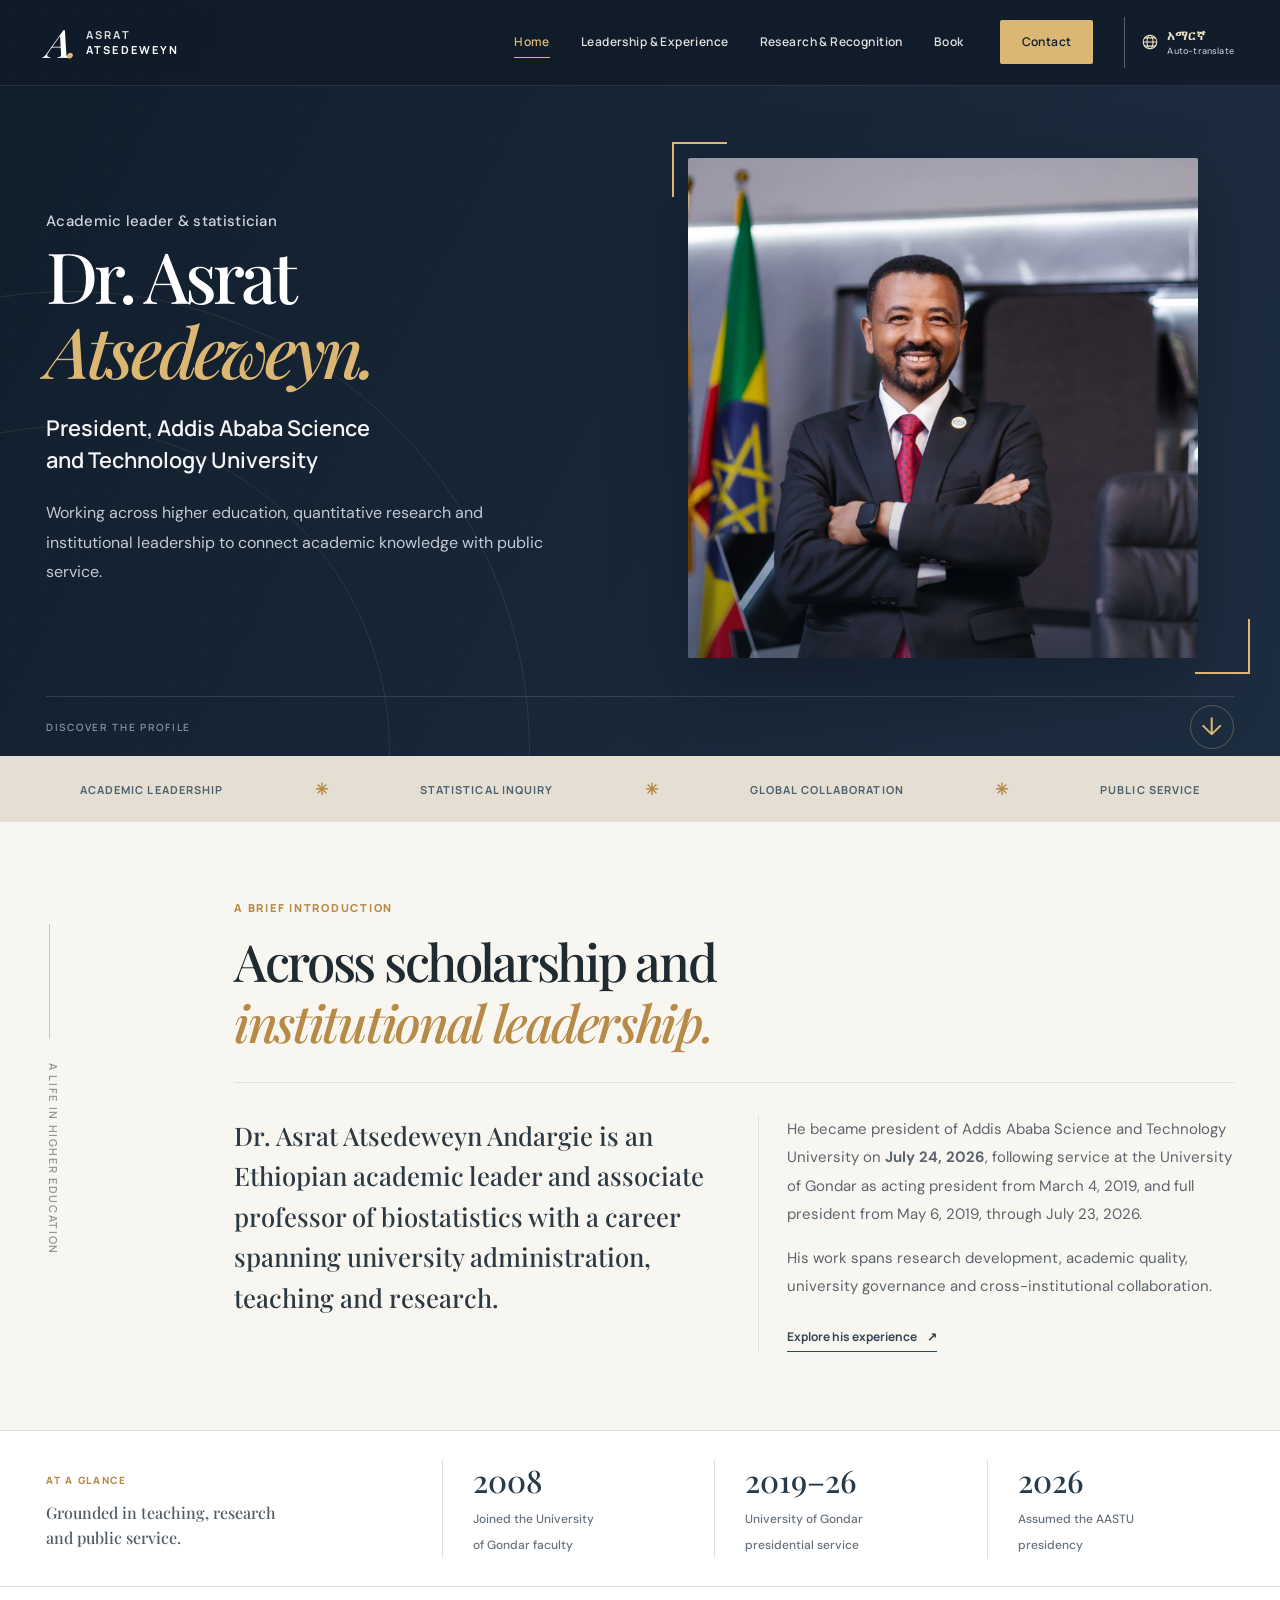
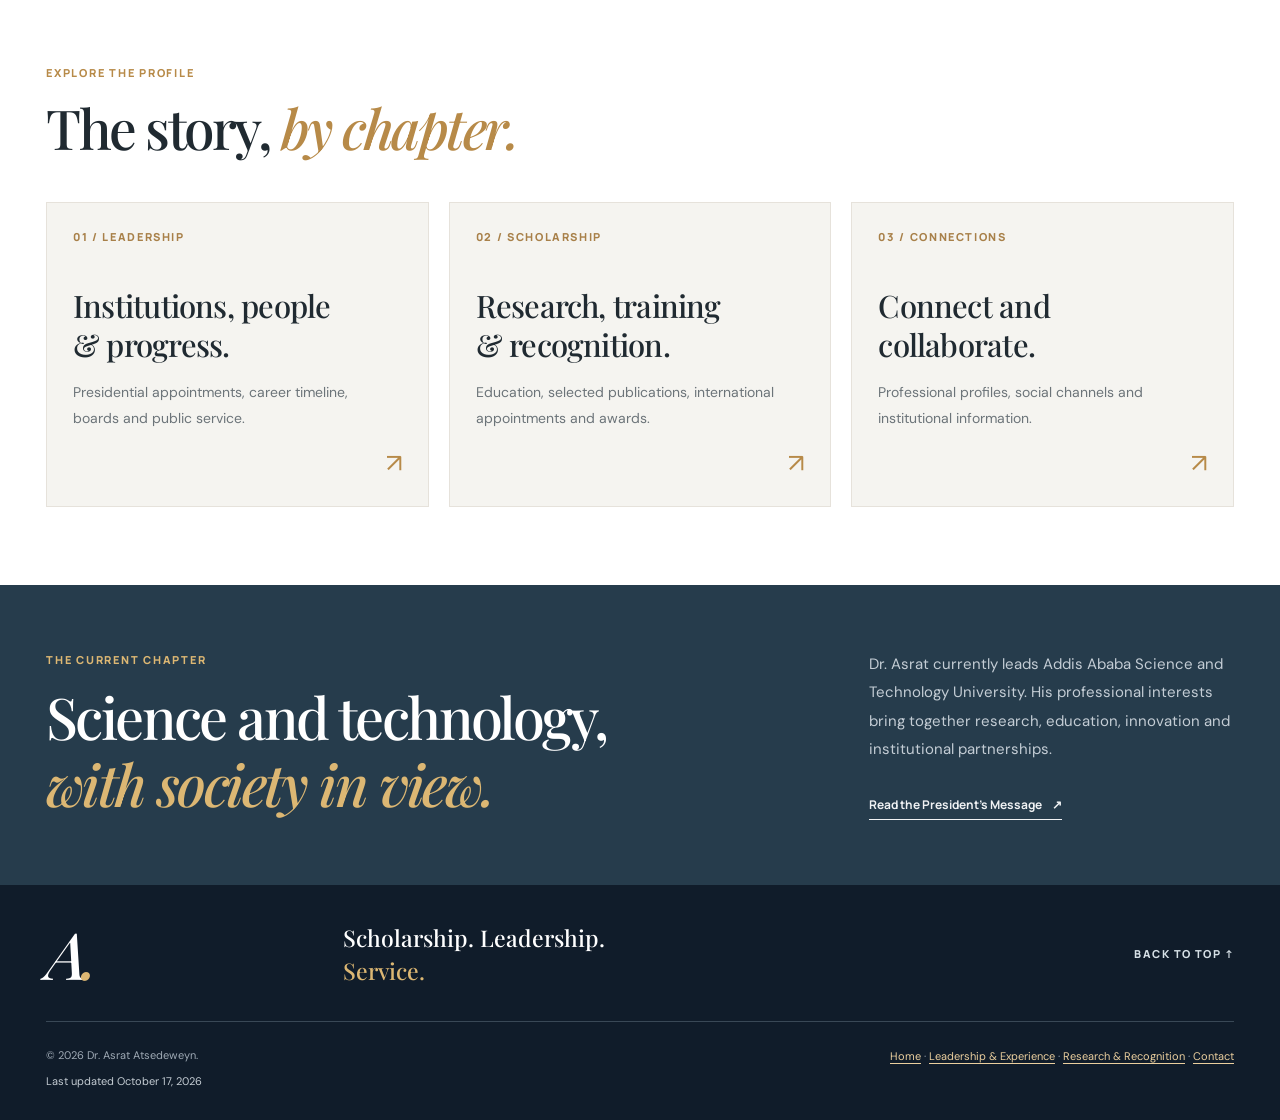
<file: index.html>
<!doctype html>
<html lang="en">
<head>
  <meta charset="utf-8">
  <meta name="viewport" content="width=device-width, initial-scale=1">
  <meta name="theme-color" content="#101c2a">
  <meta name="author" content="Dr. Asrat Atsedeweyn">
  <meta name="description" content="Academic leadership, research and service across Ethiopia’s universities.">
  <meta property="og:type" content="website">
  <meta property="og:title" content="Dr. Asrat Atsedeweyn | Home">
  <meta property="og:description" content="Academic leadership, research and service across Ethiopia’s universities.">
  <meta property="og:image" content="https://www.asratatsedeweyn.com/assets/asrat-atsedeweyn.png">
  <meta property="og:url" content="https://www.asratatsedeweyn.com/">
  <link rel="canonical" href="https://www.asratatsedeweyn.com/">
  <title>Dr. Asrat Atsedeweyn | Home</title>
  <link rel="icon" type="image/svg+xml" href="assets/favicon.svg">
  <link rel="preconnect" href="https://fonts.googleapis.com">
  <link rel="preconnect" href="https://fonts.gstatic.com" crossorigin>
  <link href="https://fonts.googleapis.com/css2?family=DM+Sans:wght@400;500;600;700&family=Manrope:wght@400;500;600;700;800&family=Playfair+Display:wght@400;500;600;700&display=swap" rel="stylesheet">
  <link rel="stylesheet" href="styles.css">
  <script defer src="script.js"></script>
  <script type="application/ld+json">{"@context": "https://schema.org", "@type": "Person", "name": "Asrat Atsedeweyn Andargie", "honorificPrefix": "Dr.", "jobTitle": "President, Addis Ababa Science and Technology University", "url": "https://www.asratatsedeweyn.com/", "image": "https://www.asratatsedeweyn.com/assets/asrat-atsedeweyn.png", "sameAs": ["https://et.linkedin.com/in/asrat-atsedeweyn-%F0%9F%87%AA%F0%9F%87%B9-30b93124", "https://orcid.org/0000-0002-0424-0840", "https://www.facebook.com/Asrat.Atsedeweyn?mibextid=ZbWKwL", "https://x.com/AsratAtsedeweyn", "https://www.instagram.com/asrat.atsedeweyn?exln=MTluNGM2ZXZ5Y2ZqMw==", "https://www.tiktok.com/@asratatsedeweyn"], "worksFor": {"@type": "CollegeOrUniversity", "name": "Addis Ababa Science and Technology University"}}</script>
</head>
<body data-page="index.html">
  <div id="top"></div>
  <a class="skip-link" href="#main">Skip to content</a>
  <div class="reading-progress" aria-hidden="true"></div>
  <header class="site-header">
    <div class="container header-inner">
      <a class="brand" href="index.html" aria-label="Dr. Asrat Atsedeweyn — home"><span class="brand-mark">A<span class="gold-dot">.</span></span><span class="brand-text">ASRAT <b>ATSEDEWEYN</b></span></a>
      <button class="menu-toggle" type="button" aria-controls="main-navigation" aria-expanded="false" aria-label="Open navigation"><span></span><span></span><span></span></button>
      <nav id="main-navigation" class="site-nav" aria-label="Main navigation"><a href="index.html" class="active" aria-current="page">Home</a><a href="leadership.html" class="">Leadership &amp; Experience</a><a href="scholarship.html" class="">Research &amp; Recognition</a><a href="book.html">Book</a><a href="contact.html" class="nav-contact">Contact</a><a class="language-link notranslate" href="https://translate.google.com/translate?sl=en&amp;tl=am&amp;u=https%3A%2F%2Fwww.asratatsedeweyn.com%2F" target="_blank" rel="noopener noreferrer" translate="no" aria-label="Translate this page into Amharic with Google Translate (opens a new tab)" title="Automatic Amharic translation via Google Translate"><svg viewBox="0 0 24 24" width="18" height="18" fill="none" stroke="currentColor" stroke-width="1.5" aria-hidden="true"><circle cx="12" cy="12" r="9"/><ellipse cx="12" cy="12" rx="4" ry="9"/><path d="M3 12h18M5 6.5h14M5 17.5h14"/></svg><span><span lang="am">አማርኛ</span><small>Auto-translate</small></span></a></nav>
    </div>
  </header>
<main id="main">
  <section class="hero" aria-labelledby="hero-title">
    <div class="hero-ambient hero-ambient-one" aria-hidden="true"></div><div class="hero-ambient hero-ambient-two" aria-hidden="true"></div>
    <div class="container hero-grid">
      <div class="hero-copy">
        <div class="hero-overline">Academic leader &amp; statistician</div>
        <h1 id="hero-title">Dr. Asrat<br><em>Atsedeweyn.</em></h1>
        <p class="hero-position">President, Addis Ababa Science<br class="desktop-only"> and Technology University</p>
        <p class="hero-description">Working across higher education, quantitative research and institutional leadership to connect academic knowledge with public service.</p>
        
      </div>
      <div class="hero-visual">
        <div class="photo-frame"><img src="assets/asrat-atsedeweyn.png" alt="Dr. Asrat Atsedeweyn standing with folded arms, wearing a dark suit and red tie" width="800" height="800" fetchpriority="high"><div class="photo-tint" aria-hidden="true"></div></div>
        <div class="portrait-index" aria-hidden="true"></div>
        <div class="portrait-corner portrait-corner-tl" aria-hidden="true"></div><div class="portrait-corner portrait-corner-br" aria-hidden="true"></div>
      </div>
    </div>
    <div class="hero-bottom container"><span>DISCOVER THE PROFILE</span><a href="#about" aria-label="Read biography"><span aria-hidden="true">↓</span></a></div>
  </section>
  <div class="marquee-line" aria-hidden="true"><div class="container marquee-inner"><span>Academic leadership</span><i>✳</i><span>Statistical inquiry</span><i>✳</i><span>Global collaboration</span><i>✳</i><span>Public service</span></div></div>
  <section class="section about-section" id="about"><div class="container about-grid"><div class="section-rail"><span class="section-index"></span><div class="rail-divider"></div><span class="rail-side">A life in higher education</span></div><div class="about-main" data-reveal>
    <div class="about-heading"><p class="kicker">A BRIEF INTRODUCTION</p><h2><span>Across scholarship and</span><em>institutional leadership.</em></h2></div>
    <div class="about-copy-grid"><p class="lead">Dr. Asrat Atsedeweyn Andargie is an Ethiopian academic leader and associate professor of biostatistics with a career spanning university administration, teaching and research.</p>
      <div class="about-support"><p>He became president of Addis Ababa Science and Technology University on <strong>July 24, 2026</strong>, following service at the University of Gondar as acting president from March 4, 2019, and full president from May 6, 2019, through July 23, 2026.</p><p>His work spans research development, academic quality, university governance and cross-institutional collaboration.</p><a class="text-link dark-link" href="leadership.html">Explore his experience <span aria-hidden="true">↗</span></a></div>
    </div></div></div></section>
  <section class="snapshot-section"><div class="container snapshot-grid"><div class="snapshot-intro"><span class="tiny-label">AT A GLANCE</span><p>Grounded in teaching, research and public service.</p></div>
    <div class="snapshot-item"><strong>2008</strong><span>Joined the University<br>of Gondar faculty</span></div>
    <div class="snapshot-item"><strong>2019–26</strong><span>University of Gondar<br>presidential service</span></div>
    <div class="snapshot-item"><strong>2026</strong><span>Assumed the AASTU<br>presidency</span></div>
  </div></section>
  <section class="section pathways-section" aria-labelledby="explore-title"><div class="container"><div class="section-heading" data-reveal><div><p class="kicker">EXPLORE THE PROFILE</p><h2 id="explore-title">The story, <em>by chapter.</em></h2></div></div>
    <div class="pathways-grid">
      <a class="pathway-card" href="leadership.html" data-reveal><span class="pathway-index">01 / LEADERSHIP</span><h3>Institutions, people<br>&amp; progress.</h3><p>Presidential appointments, career timeline, boards and public service.</p><span class="pathway-arrow" aria-hidden="true">↗</span></a>
      <a class="pathway-card" href="scholarship.html" data-reveal><span class="pathway-index">02 / SCHOLARSHIP</span><h3>Research, training<br>&amp; recognition.</h3><p>Education, selected publications, international appointments and awards.</p><span class="pathway-arrow" aria-hidden="true">↗</span></a>
      <a class="pathway-card" href="contact.html" data-reveal><span class="pathway-index">03 / CONNECTIONS</span><h3>Connect and<br>collaborate.</h3><p>Professional profiles, social channels and institutional information.</p><span class="pathway-arrow" aria-hidden="true">↗</span></a>
    </div></div></section>
  <section class="perspective-section"><div class="container perspective-grid"><div><p class="kicker kicker-light">THE CURRENT CHAPTER</p><h2>Science and technology,<br><em>with society in view.</em></h2></div><div class="perspective-side"><p>Dr. Asrat currently leads Addis Ababa Science and Technology University. His professional interests bring together research, education, innovation and institutional partnerships.</p>
    <a class="text-link light-link" href="https://www.aastu.edu.et/presidents-message/" target="_blank" rel="noopener noreferrer">Read the President’s Message <span aria-hidden="true">↗</span></a>
    </div></div></section>
</main>  <footer class="site-footer">
    <div class="container footer-top">
      <a href="index.html" class="footer-brand" aria-label="Return home">A<span>.</span></a>
      <p>Scholarship. Leadership.<br><span>Service.</span></p>
      <a href="#top" class="back-top">BACK TO TOP ↑</a>
    </div>
    <div class="container footer-bottom">
      <p>© 2026 Dr. Asrat Atsedeweyn.<br><span class="last-updated">Last updated <time datetime="2026-10-17">October 17, 2026</time></span></p>
      <p><a href="index.html">Home</a> · <a href="leadership.html">Leadership &amp; Experience</a> · <a href="scholarship.html">Research &amp; Recognition</a> · <a href="contact.html">Contact</a></p>
    </div>
  </footer>
</body>
</html>
</file>
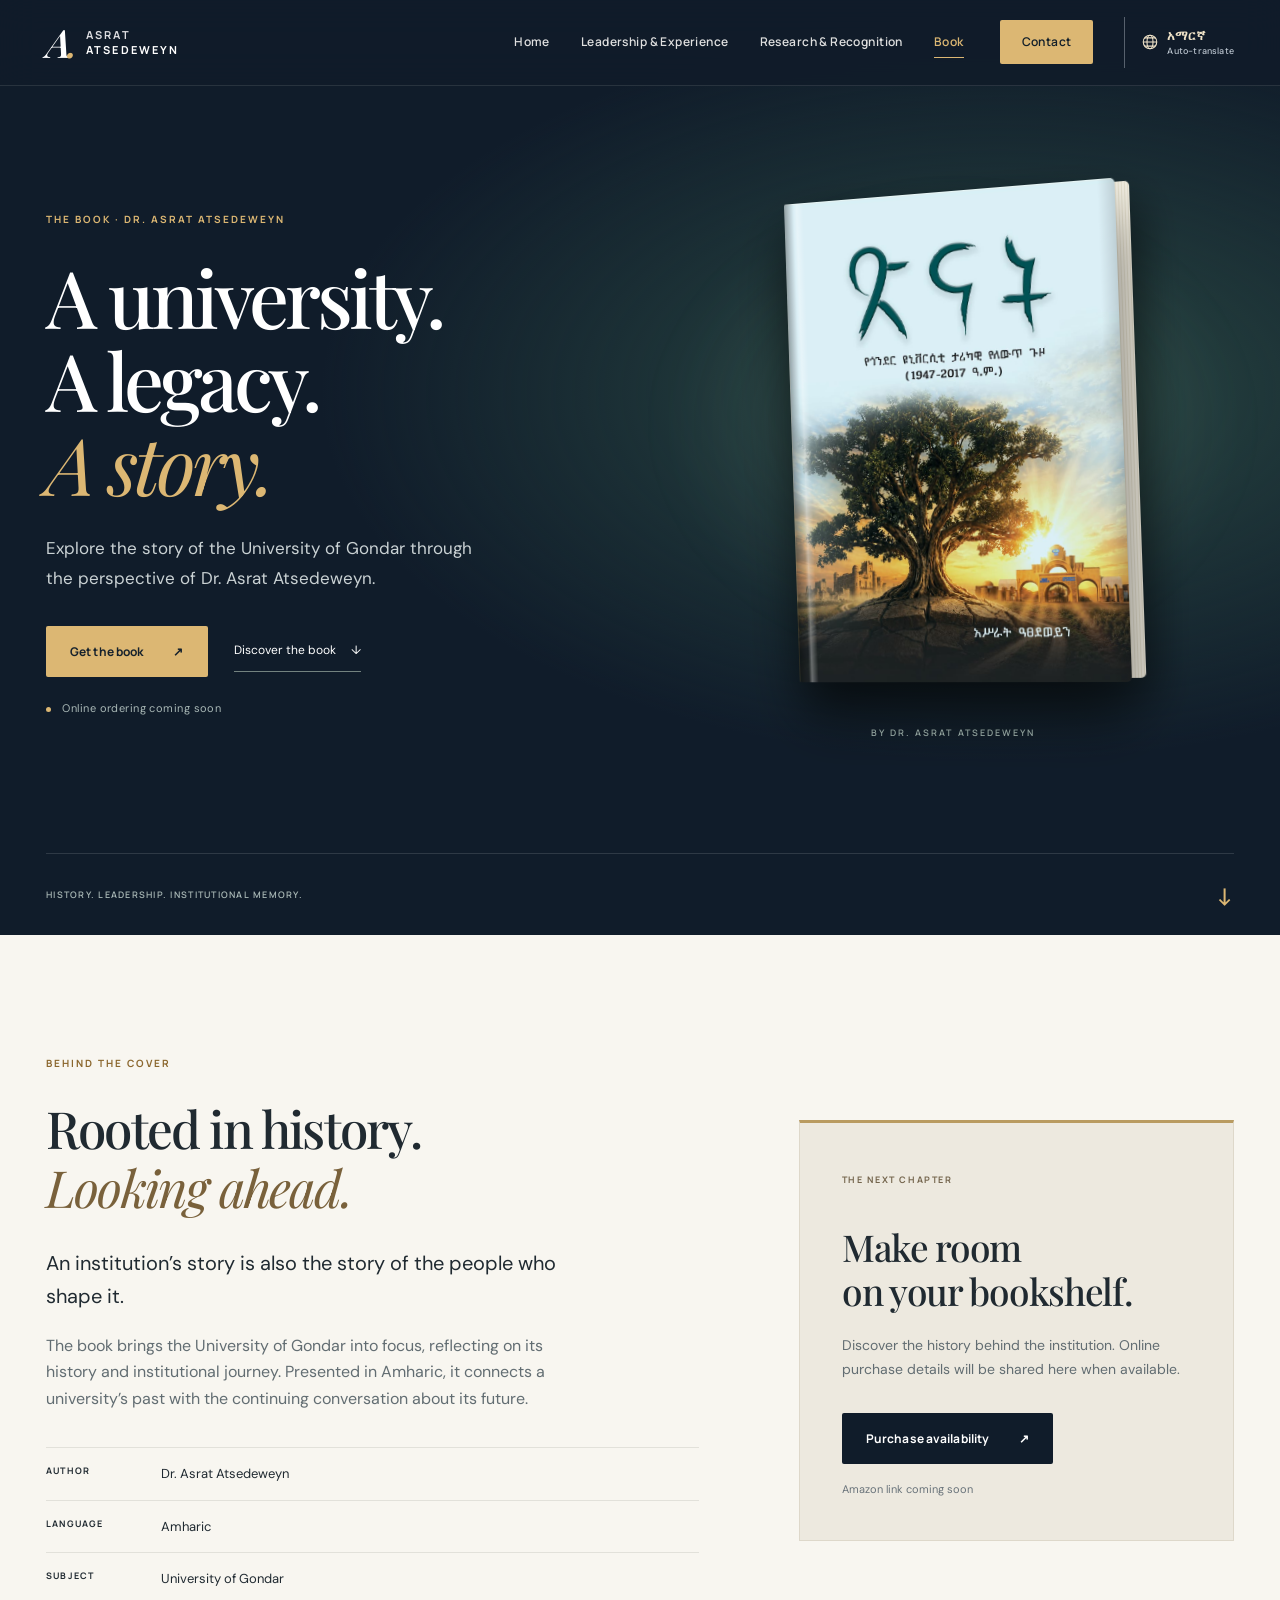
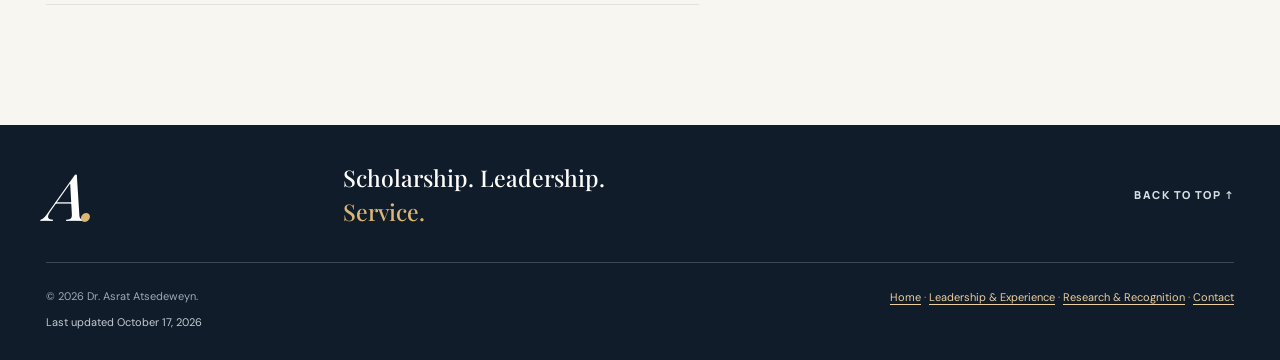
<file: book.html>
<!doctype html>
<html lang="en">
<head>
  <meta charset="utf-8">
  <meta name="viewport" content="width=device-width, initial-scale=1">
  <meta name="theme-color" content="#101c2a">
  <meta name="author" content="Dr. Asrat Atsedeweyn">
  <meta name="description" content="Discover the book by Dr. Asrat Atsedeweyn on the story of the University of Gondar.">
  <meta property="og:type" content="website">
  <meta property="og:title" content="Dr. Asrat Atsedeweyn | Book">
  <meta property="og:description" content="Discover the book by Dr. Asrat Atsedeweyn on the story of the University of Gondar.">
  <meta property="og:image" content="https://www.asratatsedeweyn.com/assets/asrat-atsedeweyn.png">
  <meta property="og:url" content="https://www.asratatsedeweyn.com/book.html">
  <link rel="canonical" href="https://www.asratatsedeweyn.com/book.html">
  <title>Dr. Asrat Atsedeweyn | Book</title>
  <link rel="icon" type="image/svg+xml" href="assets/favicon.svg">
  <link rel="preconnect" href="https://fonts.googleapis.com">
  <link rel="preconnect" href="https://fonts.gstatic.com" crossorigin>
  <link href="https://fonts.googleapis.com/css2?family=DM+Sans:wght@400;500;600;700&family=Manrope:wght@400;500;600;700;800&family=Playfair+Display:wght@400;500;600;700&display=swap" rel="stylesheet">
  <link rel="stylesheet" href="styles.css">
  <script defer src="script.js"></script>
  
  <link rel="stylesheet" href="book.css">
  <script defer src="book.js"></script>
</head>
<body data-page="book.html">
  <div id="top"></div>
  <a class="skip-link" href="#main">Skip to content</a>
  <div class="reading-progress" aria-hidden="true"></div>
  <header class="site-header">
    <div class="container header-inner">
      <a class="brand" href="index.html" aria-label="Dr. Asrat Atsedeweyn — home"><span class="brand-mark">A<span class="gold-dot">.</span></span><span class="brand-text">ASRAT <b>ATSEDEWEYN</b></span></a>
      <button class="menu-toggle" type="button" aria-controls="main-navigation" aria-expanded="false" aria-label="Open navigation"><span></span><span></span><span></span></button>
      <nav id="main-navigation" class="site-nav" aria-label="Main navigation"><a href="index.html" class="">Home</a><a href="leadership.html" class="">Leadership &amp; Experience</a><a href="book.html" class="">Research &amp; Recognition</a><a href="book.html" class="active" aria-current="page">Book</a><a href="contact.html" class="nav-contact">Contact</a><a class="language-link notranslate" href="https://translate.google.com/translate?sl=en&amp;tl=am&amp;u=https%3A%2F%2Fwww.asratatsedeweyn.com%2Fbook.html" target="_blank" rel="noopener noreferrer" translate="no" aria-label="Translate this page into Amharic with Google Translate (opens a new tab)" title="Automatic Amharic translation via Google Translate"><svg viewBox="0 0 24 24" width="18" height="18" fill="none" stroke="currentColor" stroke-width="1.5" aria-hidden="true"><circle cx="12" cy="12" r="9"/><ellipse cx="12" cy="12" rx="4" ry="9"/><path d="M3 12h18M5 6.5h14M5 17.5h14"/></svg><span><span lang="am">አማርኛ</span><small>Auto-translate</small></span></a></nav>
    </div>
  </header>
<main id="main" class="book-page">
<section class="book-hero" aria-labelledby="book-title">
 <div class="container book-grid">
  <div class="book-intro"><p class="book-eyebrow">THE BOOK · DR. ASRAT ATSEDEWEYN</p><h1 id="book-title">A university.<br>A legacy.<br><em>A story.</em></h1><p class="book-summary">Explore the story of the University of Gondar through the perspective of Dr. Asrat Atsedeweyn.</p><div class="book-actions"><button class="button button-gold" data-order>Get the book <span aria-hidden="true">↗</span></button><a href="#about-book" class="book-discover">Discover the book <span aria-hidden="true">↓</span></a></div><p class="book-status"><span></span> Online ordering coming soon</p></div>
  <div class="book-stage"><div class="book-halo"></div><div class="book-object"><div class="book-pages"></div><div class="book-front"><div class="book-cover-image" role="img" aria-label="Front cover of Dr. Asrat Atsedeweyn’s book, featuring an Amharic title, a large tree, Gondar architecture and the university gate"></div></div></div><p class="cover-caption">BY DR. ASRAT ATSEDEWEYN</p></div>
 </div><div class="container book-hero-foot"><span>HISTORY. LEADERSHIP. INSTITUTIONAL MEMORY.</span><a href="#about-book" aria-label="Explore the book">↓</a></div>
</section>
<section id="about-book" class="book-about" aria-labelledby="about-title"><div class="container book-about-grid">
 <div><p class="book-eyebrow">BEHIND THE COVER</p><h2 id="about-title">Rooted in history.<br><em>Looking ahead.</em></h2><p class="book-about-lead">An institution’s story is also the story of the people who shape it.</p><p>The book brings the University of Gondar into focus, reflecting on its history and institutional journey. Presented in Amharic, it connects a university’s past with the continuing conversation about its future.</p><dl class="book-details"><div><dt>AUTHOR</dt><dd>Dr. Asrat Atsedeweyn</dd></div><div><dt>LANGUAGE</dt><dd>Amharic</dd></div><div><dt>SUBJECT</dt><dd>University of Gondar</dd></div></dl></div>
 <aside class="book-order-card"><span class="book-card-index">THE NEXT CHAPTER</span><h3>Make room<br>on your bookshelf.</h3><p>Discover the history behind the institution. Online purchase details will be shared here when available.</p><button class="button book-dark-button" data-order>Purchase availability <span aria-hidden="true">↗</span></button><small>Amazon link coming soon</small></aside>
</div></section>
</main>
<dialog class="book-dialog" aria-labelledby="order-title" aria-describedby="order-description"><button class="book-dialog-x" aria-label="Close purchase information" data-close>×</button><span class="book-dialog-mark" aria-hidden="true">↗</span><p class="book-eyebrow">THANK YOU FOR YOUR INTEREST</p><h2 id="order-title">A new chapter<br>is coming soon.</h2><p id="order-description">Online ordering is coming soon. Please check back for the Amazon purchase link.</p><button class="button book-dark-button" data-close>Got it</button></dialog>
  <footer class="site-footer">
    <div class="container footer-top">
      <a href="index.html" class="footer-brand" aria-label="Return home">A<span>.</span></a>
      <p>Scholarship. Leadership.<br><span>Service.</span></p>
      <a href="#top" class="back-top">BACK TO TOP ↑</a>
    </div>
    <div class="container footer-bottom">
      <p>© 2026 Dr. Asrat Atsedeweyn.<br><span class="last-updated">Last updated <time datetime="2026-10-17">October 17, 2026</time></span></p>
      <p><a href="index.html">Home</a> · <a href="leadership.html">Leadership &amp; Experience</a> · <a href="scholarship.html">Research &amp; Recognition</a> · <a href="contact.html">Contact</a></p>
    </div>
  </footer>
</body>
</html>
</file>
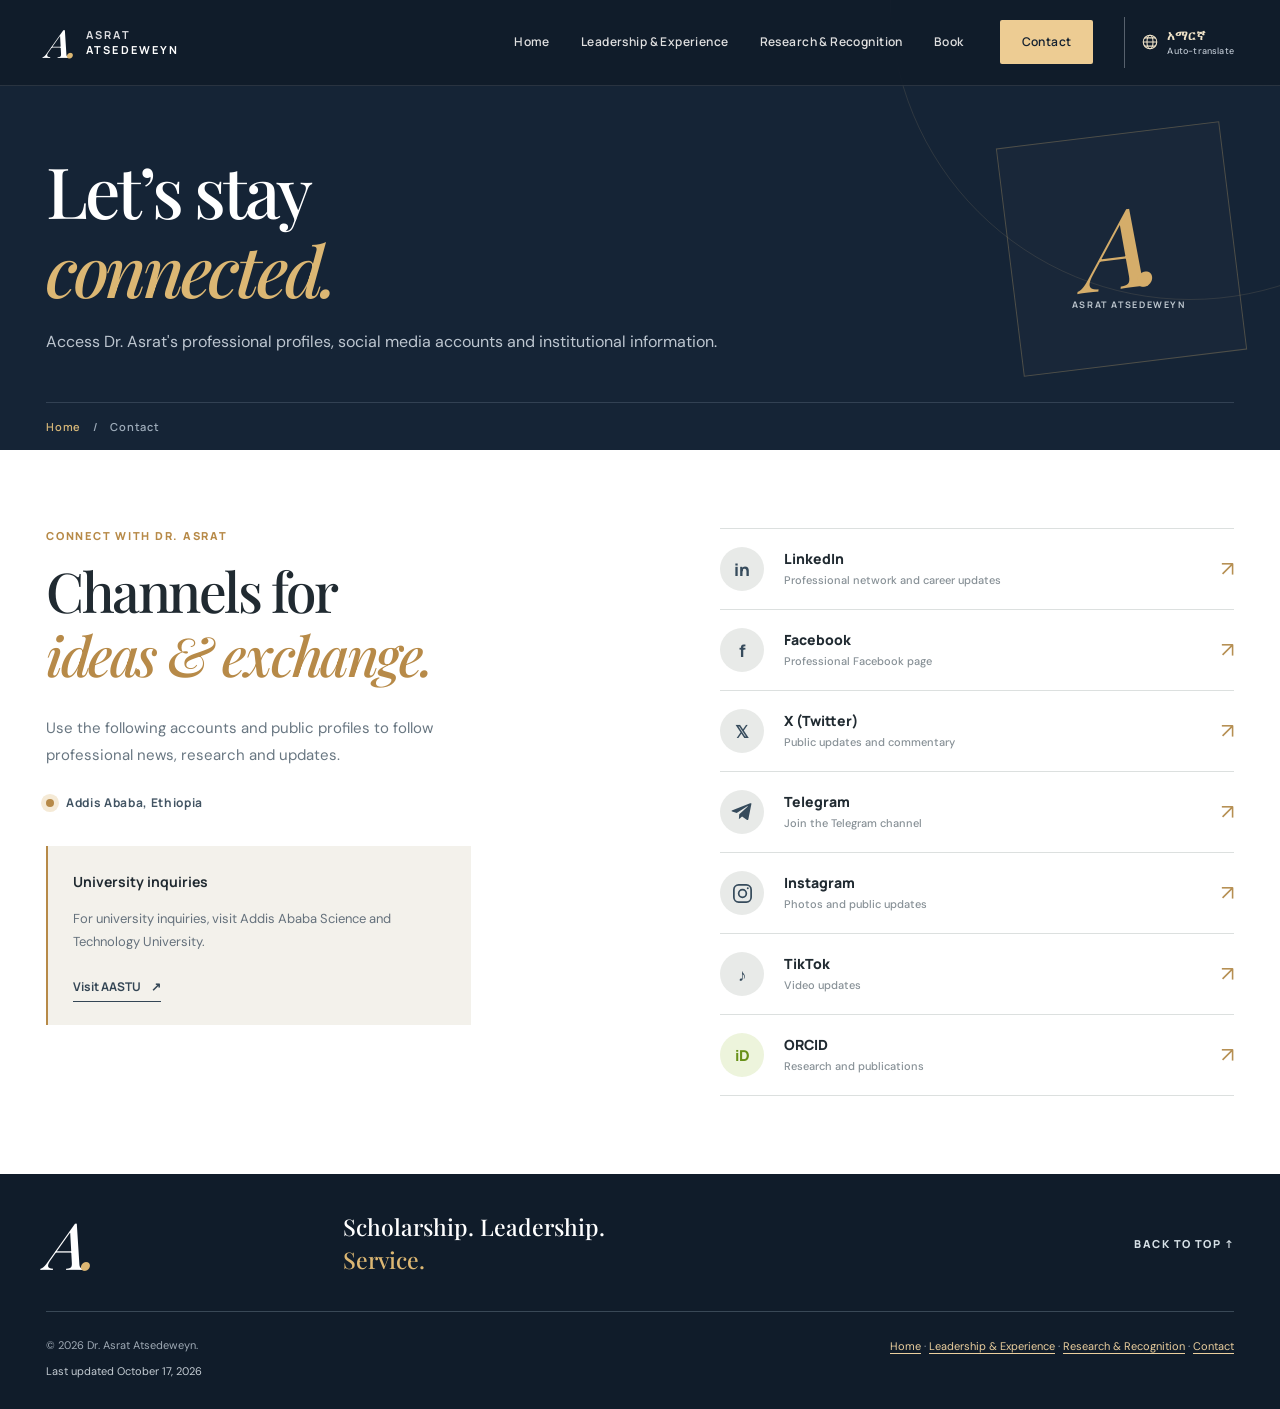
<file: contact.html>
<!doctype html>
<html lang="en">
<head>
  <meta charset="utf-8">
  <meta name="viewport" content="width=device-width, initial-scale=1">
  <meta name="theme-color" content="#101c2a">
  <meta name="author" content="Dr. Asrat Atsedeweyn">
  <meta name="description" content="Connect with Dr. Asrat Atsedeweyn on professional and social platforms.">
  <meta property="og:type" content="website">
  <meta property="og:title" content="Dr. Asrat Atsedeweyn | Contact">
  <meta property="og:description" content="Connect with Dr. Asrat Atsedeweyn on professional and social platforms.">
  <meta property="og:image" content="https://www.asratatsedeweyn.com/assets/asrat-atsedeweyn.png">
  <meta property="og:url" content="https://www.asratatsedeweyn.com/contact.html">
  <link rel="canonical" href="https://www.asratatsedeweyn.com/contact.html">
  <title>Dr. Asrat Atsedeweyn | Contact</title>
  <link rel="icon" type="image/svg+xml" href="assets/favicon.svg">
  <link rel="preconnect" href="https://fonts.googleapis.com">
  <link rel="preconnect" href="https://fonts.gstatic.com" crossorigin>
  <link href="https://fonts.googleapis.com/css2?family=DM+Sans:wght@400;500;600;700&family=Manrope:wght@400;500;600;700;800&family=Playfair+Display:wght@400;500;600;700&display=swap" rel="stylesheet">
  <link rel="stylesheet" href="styles.css">
  <script defer src="script.js"></script>
  
</head>
<body data-page="contact.html">
  <div id="top"></div>
  <a class="skip-link" href="#main">Skip to content</a>
  <div class="reading-progress" aria-hidden="true"></div>
  <header class="site-header">
    <div class="container header-inner">
      <a class="brand" href="index.html" aria-label="Dr. Asrat Atsedeweyn — home"><span class="brand-mark">A<span class="gold-dot">.</span></span><span class="brand-text">ASRAT <b>ATSEDEWEYN</b></span></a>
      <button class="menu-toggle" type="button" aria-controls="main-navigation" aria-expanded="false" aria-label="Open navigation"><span></span><span></span><span></span></button>
      <nav id="main-navigation" class="site-nav" aria-label="Main navigation"><a href="index.html" class="">Home</a><a href="leadership.html" class="">Leadership &amp; Experience</a><a href="scholarship.html" class="">Research &amp; Recognition</a><a href="book.html">Book</a><a href="contact.html" class="nav-contact active" aria-current="page">Contact</a><a class="language-link notranslate" href="https://translate.google.com/translate?sl=en&amp;tl=am&amp;u=https%3A%2F%2Fwww.asratatsedeweyn.com%2Fcontact.html" target="_blank" rel="noopener noreferrer" translate="no" aria-label="Translate this page into Amharic with Google Translate (opens a new tab)" title="Automatic Amharic translation via Google Translate"><svg viewBox="0 0 24 24" width="18" height="18" fill="none" stroke="currentColor" stroke-width="1.5" aria-hidden="true"><circle cx="12" cy="12" r="9"/><ellipse cx="12" cy="12" rx="4" ry="9"/><path d="M3 12h18M5 6.5h14M5 17.5h14"/></svg><span><span lang="am">አማርኛ</span><small>Auto-translate</small></span></a></nav>
    </div>
  </header>
<main id="main">
<section class="inner-hero" aria-labelledby="page-title">
      <div class="container inner-hero-grid">
        <div>
          
          <h1 id="page-title">Let’s stay<br><em>connected.</em></h1>
          <p class="inner-intro">Access Dr. Asrat's professional profiles, social media accounts and institutional information.</p>
        </div>
        <div class="inner-hero-decor" aria-hidden="true"><span>A.</span><small>ASRAT ATSEDEWEYN</small></div>
      </div>
      <div class="container breadcrumb"><a href="index.html">Home</a><span aria-hidden="true"> / </span><span>Contact</span></div>
    </section>
<section class="section contact-section contact-main"><div class="container contact-grid"><div class="contact-heading" data-reveal><p class="kicker">CONNECT WITH DR. ASRAT</p><h2>Channels for<br><em>ideas &amp; exchange.</em></h2><p>Use the following accounts and public profiles to follow professional news, research and updates.</p><div class="contact-location"><span class="pulse-dot" aria-hidden="true"></span> Addis Ababa, Ethiopia</div><div class="contact-helper"><strong>University inquiries</strong><p>For university inquiries, visit Addis Ababa Science and Technology University.</p><a class="text-link dark-link" href="https://www.aastu.edu.et/" target="_blank" rel="noopener noreferrer">Visit AASTU <span aria-hidden="true">↗</span></a></div></div>
<div class="contact-options" data-reveal><a class="contact-option" href="https://et.linkedin.com/in/asrat-atsedeweyn-%F0%9F%87%AA%F0%9F%87%B9-30b93124" target="_blank" rel="noopener noreferrer"><span class="contact-option-icon " aria-hidden="true">in</span><span><strong>LinkedIn</strong><small>Professional network and career updates</small></span><span class="contact-arrow" aria-hidden="true">↗</span></a><a class="contact-option" href="https://www.facebook.com/share/14s7pQC38NU/" target="_blank" rel="noopener noreferrer"><span class="contact-option-icon " aria-hidden="true">f</span><span><strong>Facebook</strong><small>Professional Facebook page</small></span><span class="contact-arrow" aria-hidden="true">↗</span></a><a class="contact-option" href="https://x.com/AsratAtsedeweyn" target="_blank" rel="noopener noreferrer"><span class="contact-option-icon " aria-hidden="true">𝕏</span><span><strong>X (Twitter)</strong><small>Public updates and commentary</small></span><span class="contact-arrow" aria-hidden="true">↗</span></a><a class="contact-option" href="https://t.me/+mt_Os3eGGw4wZDFk" target="_blank" rel="noopener noreferrer"><span class="contact-option-icon" aria-hidden="true"><svg viewBox="0 0 24 24" aria-hidden="true" fill="currentColor"><path d="M21.4 3.1 18 20c-.2 1-1 1.2-1.8.7l-5.1-3.8-2.5 2.4c-.3.3-.5.5-1 .5l.4-5.2 9.4-8.5c.4-.4-.1-.6-.6-.3L5.2 13.1.3 11.6c-1-.3-1-1 .2-1.5L20 2.6c.9-.3 1.6.2 1.4.5Z" transform="translate(1 0) scale(.95)"/></svg></span><span><strong>Telegram</strong><small>Join the Telegram channel</small></span><span class="contact-arrow" aria-hidden="true">↗</span></a><a class="contact-option" href="https://www.instagram.com/asrat.atsedeweyn?exln=MTluNGM2ZXZ5Y2ZqMw==" target="_blank" rel="noopener noreferrer"><span class="contact-option-icon" aria-hidden="true"><svg viewBox="0 0 24 24" aria-hidden="true" fill="none" stroke="currentColor" stroke-width="1.8"><rect x="3" y="3" width="18" height="18" rx="5"/><circle cx="12" cy="12" r="4"/><circle cx="17.5" cy="6.5" r="1" fill="currentColor" stroke="none"/></svg></span><span><strong>Instagram</strong><small>Photos and public updates</small></span><span class="contact-arrow" aria-hidden="true">↗</span></a><a class="contact-option" href="https://www.tiktok.com/@asratatsedeweyn" target="_blank" rel="noopener noreferrer"><span class="contact-option-icon " aria-hidden="true">♪</span><span><strong>TikTok</strong><small>Video updates</small></span><span class="contact-arrow" aria-hidden="true">↗</span></a><a class="contact-option" href="https://orcid.org/0000-0002-0424-0840" target="_blank" rel="noopener noreferrer"><span class="contact-option-icon orcid-mark" aria-hidden="true">iD</span><span><strong>ORCID</strong><small>Research and publications</small></span><span class="contact-arrow" aria-hidden="true">↗</span></a></div></div></section>
</main>  <footer class="site-footer">
    <div class="container footer-top">
      <a href="index.html" class="footer-brand" aria-label="Return home">A<span>.</span></a>
      <p>Scholarship. Leadership.<br><span>Service.</span></p>
      <a href="#top" class="back-top">BACK TO TOP ↑</a>
    </div>
    <div class="container footer-bottom">
      <p>© 2026 Dr. Asrat Atsedeweyn.<br><span class="last-updated">Last updated <time datetime="2026-10-17">October 17, 2026</time></span></p>
      <p><a href="index.html">Home</a> · <a href="leadership.html">Leadership &amp; Experience</a> · <a href="scholarship.html">Research &amp; Recognition</a> · <a href="contact.html">Contact</a></p>
    </div>
  </footer>
</body>
</html>
</file>
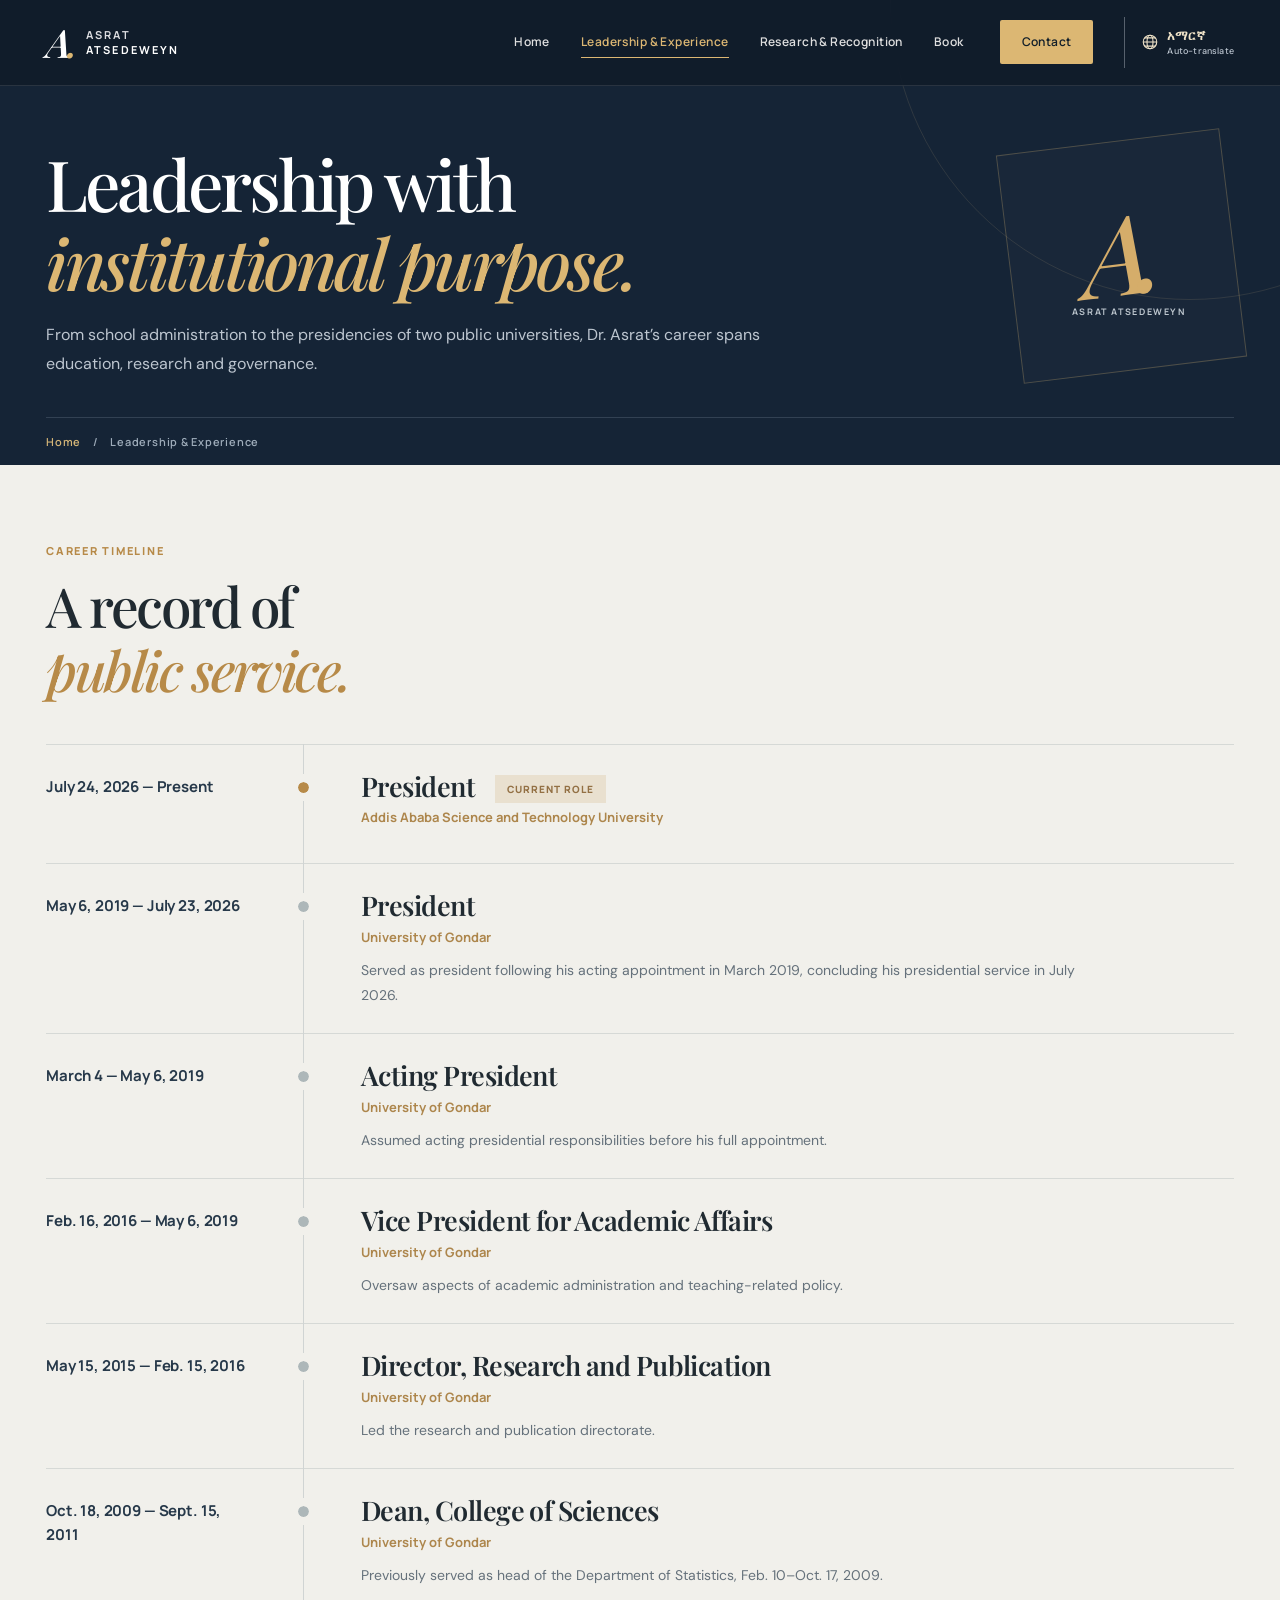
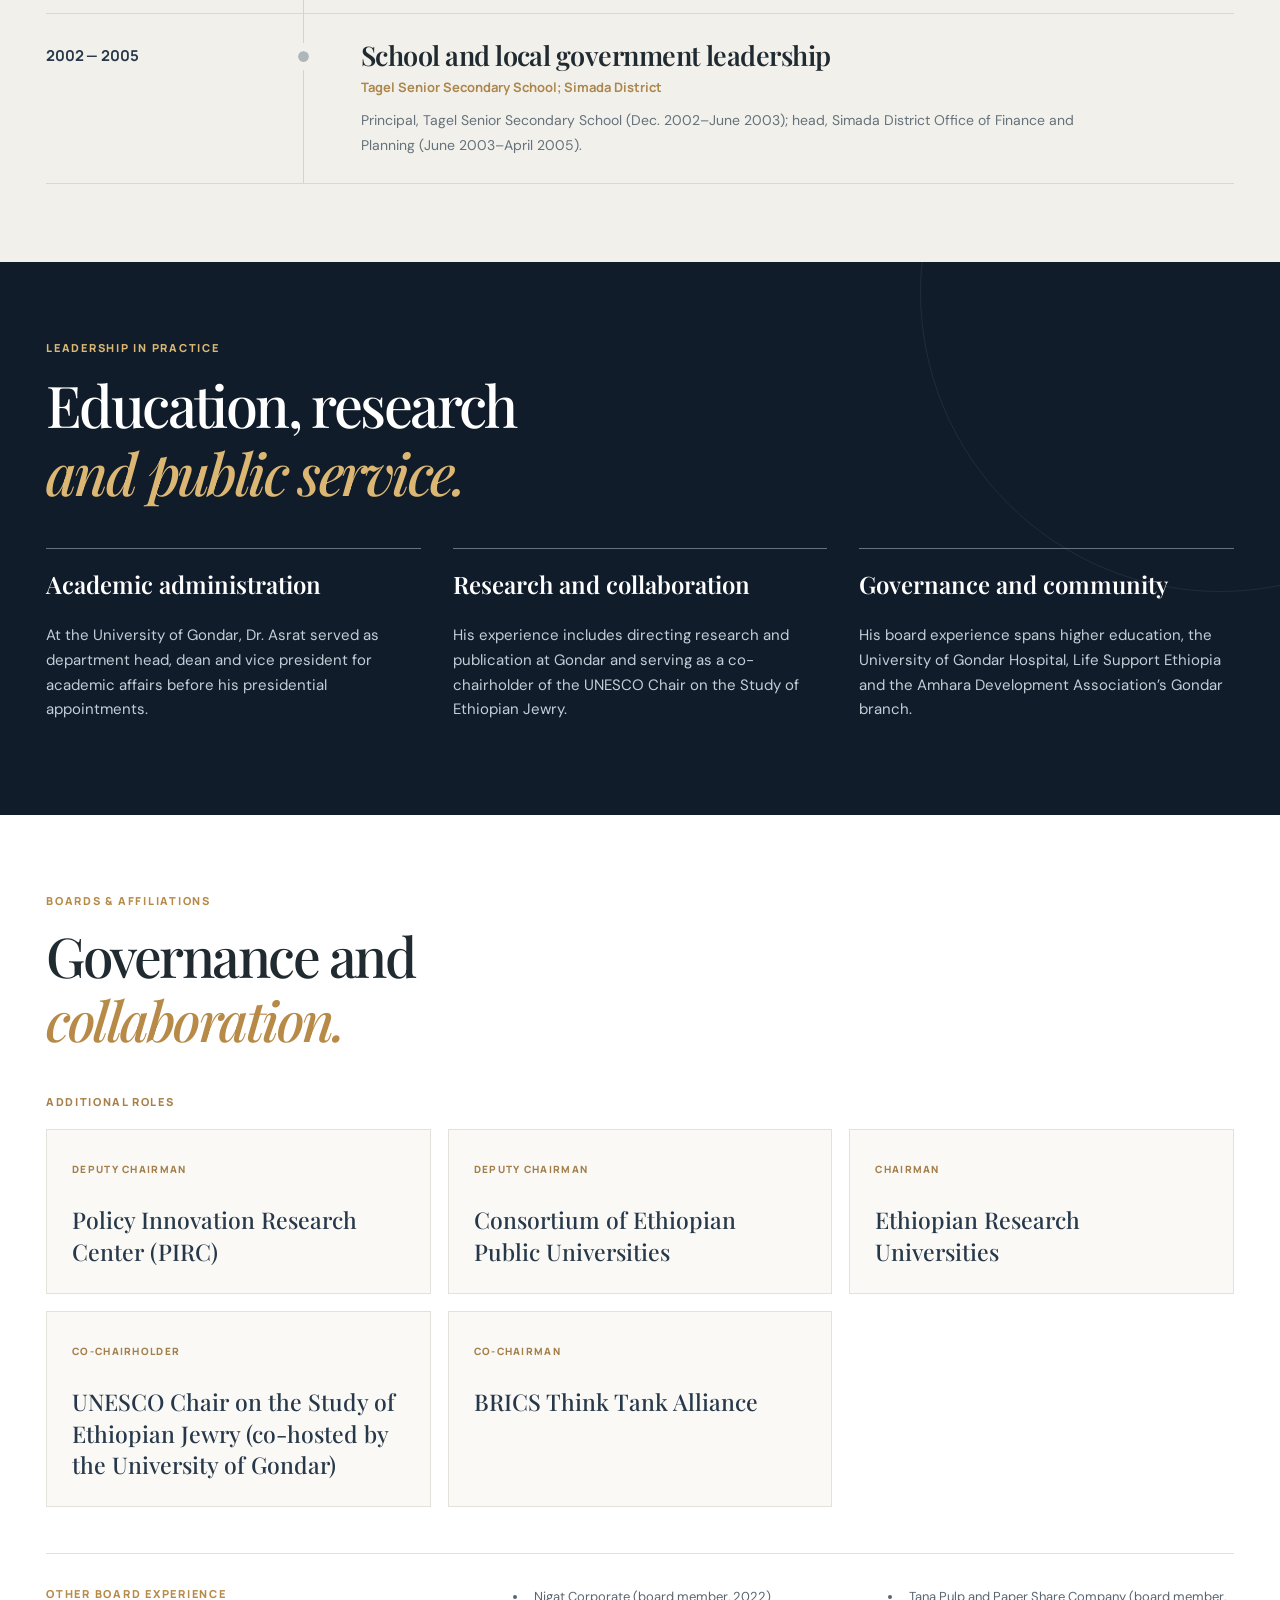
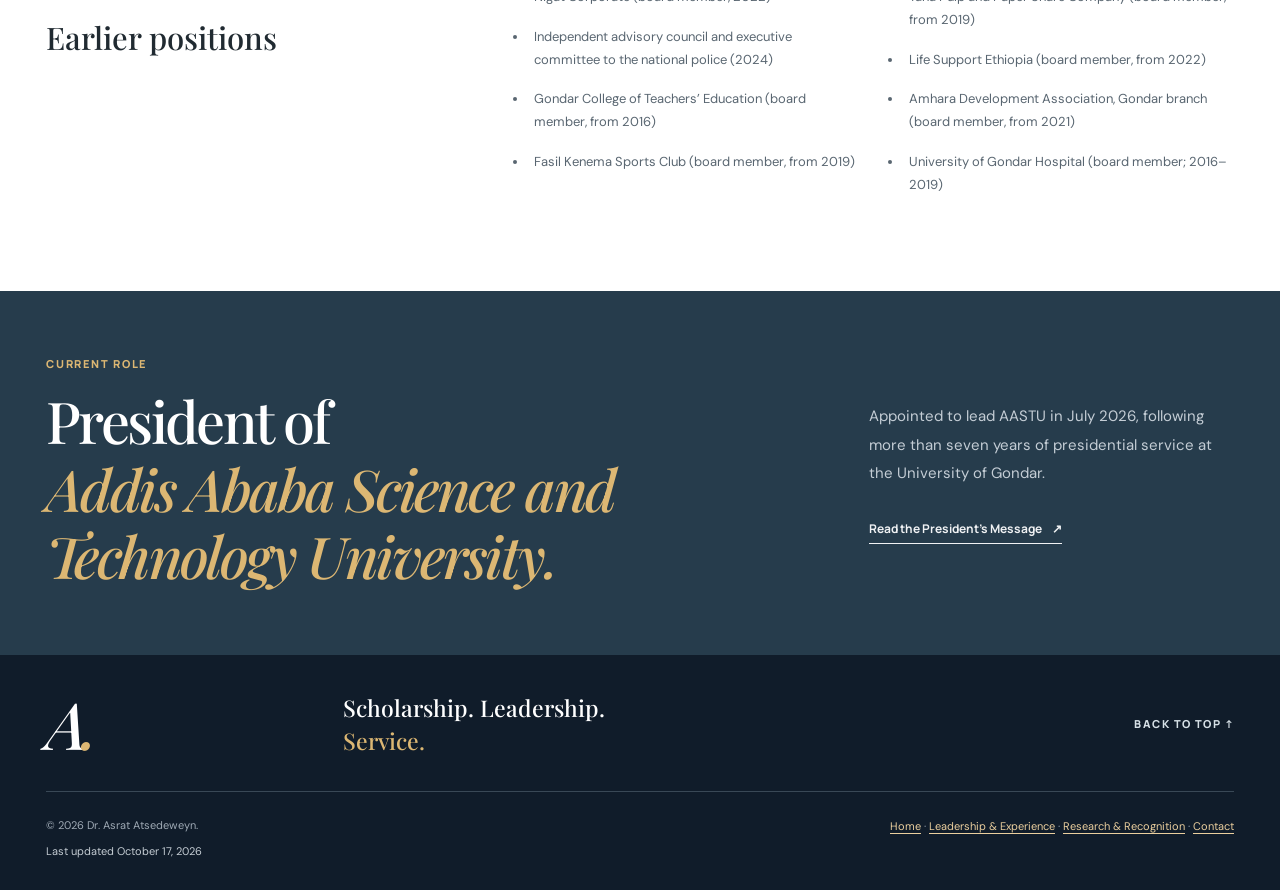
<file: leadership.html>
<!doctype html>
<html lang="en">
<head>
  <meta charset="utf-8">
  <meta name="viewport" content="width=device-width, initial-scale=1">
  <meta name="theme-color" content="#101c2a">
  <meta name="author" content="Dr. Asrat Atsedeweyn">
  <meta name="description" content="Academic leadership, governance and institutional work of Dr. Asrat Atsedeweyn.">
  <meta property="og:type" content="website">
  <meta property="og:title" content="Dr. Asrat Atsedeweyn | Leadership &amp; Experience">
  <meta property="og:description" content="Academic leadership, governance and institutional work of Dr. Asrat Atsedeweyn.">
  <meta property="og:image" content="https://www.asratatsedeweyn.com/assets/asrat-atsedeweyn.png">
  <meta property="og:url" content="https://www.asratatsedeweyn.com/leadership.html">
  <link rel="canonical" href="https://www.asratatsedeweyn.com/leadership.html">
  <title>Dr. Asrat Atsedeweyn | Leadership &amp; Experience</title>
  <link rel="icon" type="image/svg+xml" href="assets/favicon.svg">
  <link rel="preconnect" href="https://fonts.googleapis.com">
  <link rel="preconnect" href="https://fonts.gstatic.com" crossorigin>
  <link href="https://fonts.googleapis.com/css2?family=DM+Sans:wght@400;500;600;700&family=Manrope:wght@400;500;600;700;800&family=Playfair+Display:wght@400;500;600;700&display=swap" rel="stylesheet">
  <link rel="stylesheet" href="styles.css">
  <script defer src="script.js"></script>
  
</head>
<body data-page="leadership.html">
  <div id="top"></div>
  <a class="skip-link" href="#main">Skip to content</a>
  <div class="reading-progress" aria-hidden="true"></div>
  <header class="site-header">
    <div class="container header-inner">
      <a class="brand" href="index.html" aria-label="Dr. Asrat Atsedeweyn — home"><span class="brand-mark">A<span class="gold-dot">.</span></span><span class="brand-text">ASRAT <b>ATSEDEWEYN</b></span></a>
      <button class="menu-toggle" type="button" aria-controls="main-navigation" aria-expanded="false" aria-label="Open navigation"><span></span><span></span><span></span></button>
      <nav id="main-navigation" class="site-nav" aria-label="Main navigation"><a href="index.html" class="">Home</a><a href="leadership.html" class="active" aria-current="page">Leadership &amp; Experience</a><a href="scholarship.html" class="">Research &amp; Recognition</a><a href="book.html">Book</a><a href="contact.html" class="nav-contact">Contact</a><a class="language-link notranslate" href="https://translate.google.com/translate?sl=en&amp;tl=am&amp;u=https%3A%2F%2Fwww.asratatsedeweyn.com%2Fleadership.html" target="_blank" rel="noopener noreferrer" translate="no" aria-label="Translate this page into Amharic with Google Translate (opens a new tab)" title="Automatic Amharic translation via Google Translate"><svg viewBox="0 0 24 24" width="18" height="18" fill="none" stroke="currentColor" stroke-width="1.5" aria-hidden="true"><circle cx="12" cy="12" r="9"/><ellipse cx="12" cy="12" rx="4" ry="9"/><path d="M3 12h18M5 6.5h14M5 17.5h14"/></svg><span><span lang="am">አማርኛ</span><small>Auto-translate</small></span></a></nav>
    </div>
  </header>
<main id="main">
<section class="inner-hero" aria-labelledby="page-title">
      <div class="container inner-hero-grid">
        <div>
          
          <h1 id="page-title">Leadership with<br><em>institutional purpose.</em></h1>
          <p class="inner-intro">From school administration to the presidencies of two public universities, Dr. Asrat’s career spans education, research and governance.</p>
        </div>
        <div class="inner-hero-decor" aria-hidden="true"><span>A.</span><small>ASRAT ATSEDEWEYN</small></div>
      </div>
      <div class="container breadcrumb"><a href="index.html">Home</a><span aria-hidden="true"> / </span><span>Leadership &amp; Experience</span></div>
    </section>
<section class="section career-section" id="experience"><div class="container"><div class="section-heading" data-reveal><div><p class="kicker">CAREER TIMELINE</p><h2>A record of<br><em>public service.</em></h2></div></div>
<div class="timeline"><article class="timeline-item is-current" data-reveal><div class="timeline-year timeline-date">July 24, 2026 — Present</div><div class="timeline-rule"><span></span></div><div class="timeline-content"><div class="role-top"><h3>President</h3><span class="role-tag">CURRENT ROLE</span></div><p class="role-org">Addis Ababa Science and Technology University</p></div></article><article class="timeline-item " data-reveal><div class="timeline-year timeline-date">May 6, 2019 — July 23, 2026</div><div class="timeline-rule"><span></span></div><div class="timeline-content"><div class="role-top"><h3>President</h3></div><p class="role-org">University of Gondar</p><p>Served as president following his acting appointment in March 2019, concluding his presidential service in July 2026.</p></div></article><article class="timeline-item " data-reveal><div class="timeline-year timeline-date">March 4 — May 6, 2019</div><div class="timeline-rule"><span></span></div><div class="timeline-content"><div class="role-top"><h3>Acting President</h3></div><p class="role-org">University of Gondar</p><p>Assumed acting presidential responsibilities before his full appointment.</p></div></article><article class="timeline-item " data-reveal><div class="timeline-year timeline-date">Feb. 16, 2016 — May 6, 2019</div><div class="timeline-rule"><span></span></div><div class="timeline-content"><div class="role-top"><h3>Vice President for Academic Affairs</h3></div><p class="role-org">University of Gondar</p><p>Oversaw aspects of academic administration and teaching-related policy.</p></div></article><article class="timeline-item " data-reveal><div class="timeline-year timeline-date">May 15, 2015 — Feb. 15, 2016</div><div class="timeline-rule"><span></span></div><div class="timeline-content"><div class="role-top"><h3>Director, Research and Publication</h3></div><p class="role-org">University of Gondar</p><p>Led the research and publication directorate.</p></div></article><article class="timeline-item " data-reveal><div class="timeline-year timeline-date">Oct. 18, 2009 — Sept. 15, 2011</div><div class="timeline-rule"><span></span></div><div class="timeline-content"><div class="role-top"><h3>Dean, College of Sciences</h3></div><p class="role-org">University of Gondar</p><p>Previously served as head of the Department of Statistics, Feb. 10–Oct. 17, 2009.</p></div></article><article class="timeline-item " data-reveal><div class="timeline-year timeline-date">2002 — 2005</div><div class="timeline-rule"><span></span></div><div class="timeline-content"><div class="role-top"><h3>School and local government leadership</h3></div><p class="role-org">Tagel Senior Secondary School; Simada District</p><p>Principal, Tagel Senior Secondary School (Dec. 2002–June 2003); head, Simada District Office of Finance and Planning (June 2003–April 2005).</p></div></article></div>
</div></section>
<section class="section impact-section" aria-labelledby="leadership-practice"><div class="container"><div class="impact-top"><div><p class="kicker kicker-light">LEADERSHIP IN PRACTICE</p><h2 id="leadership-practice">Education, research<br><em>and public service.</em></h2></div></div>
<div class="leadership-practice"><div><h3>Academic administration</h3><p>At the University of Gondar, Dr. Asrat served as department head, dean and vice president for academic affairs before his presidential appointments.</p></div><div><h3>Research and collaboration</h3><p>His experience includes directing research and publication at Gondar and serving as a co-chairholder of the UNESCO Chair on the Study of Ethiopian Jewry.</p></div><div><h3>Governance and community</h3><p>His board experience spans higher education, the University of Gondar Hospital, Life Support Ethiopia and the Amhara Development Association’s Gondar branch.</p></div></div></div></section>
<section class="section board-section" id="boards"><div class="container"><div class="section-heading" data-reveal><div><p class="kicker">BOARDS &amp; AFFILIATIONS</p><h2>Governance and<br><em>collaboration.</em></h2></div></div>
<p class="subsection-label">ADDITIONAL ROLES</p><div class="boards-grid"><article class="board-card" data-reveal><span class="board-role">Deputy chairman</span><h3>Policy Innovation Research Center (PIRC)</h3></article><article class="board-card" data-reveal><span class="board-role">Deputy chairman</span><h3>Consortium of Ethiopian Public Universities</h3></article><article class="board-card" data-reveal><span class="board-role">Chairman</span><h3>Ethiopian Research Universities</h3></article><article class="board-card" data-reveal><span class="board-role">Co-chairholder</span><h3>UNESCO Chair on the Study of Ethiopian Jewry (co-hosted by the University of Gondar)</h3></article><article class="board-card" data-reveal><span class="board-role">Co-chairman</span><h3>BRICS Think Tank Alliance</h3></article></div>
<div class="cv-boards"><div><p class="kicker">OTHER BOARD EXPERIENCE</p><h3>Earlier positions</h3></div><ul class="plain-list"><li>Nigat Corporate (board member, 2022)</li><li>Independent advisory council and executive committee to the national police (2024)</li><li>Gondar College of Teachers’ Education (board member, from 2016)</li><li>Fasil Kenema Sports Club (board member, from 2019)</li><li>Tana Pulp and Paper Share Company (board member, from 2019)</li><li>Life Support Ethiopia (board member, from 2022)</li><li>Amhara Development Association, Gondar branch (board member, from 2021)</li><li>University of Gondar Hospital (board member; 2016–2019)</li></ul></div>
</div></section>
<section class="perspective-section"><div class="container perspective-grid"><div><p class="kicker kicker-light">CURRENT ROLE</p><h2>President of<br><em>Addis Ababa Science and Technology University.</em></h2></div><div class="perspective-side"><p>Appointed to lead AASTU in July 2026, following more than seven years of presidential service at the University of Gondar.</p><a class="text-link light-link" href="https://www.aastu.edu.et/presidents-message/" target="_blank" rel="noopener noreferrer">Read the President’s Message <span aria-hidden="true">↗</span></a></div></div></section>
</main>  <footer class="site-footer">
    <div class="container footer-top">
      <a href="index.html" class="footer-brand" aria-label="Return home">A<span>.</span></a>
      <p>Scholarship. Leadership.<br><span>Service.</span></p>
      <a href="#top" class="back-top">BACK TO TOP ↑</a>
    </div>
    <div class="container footer-bottom">
      <p>© 2026 Dr. Asrat Atsedeweyn.<br><span class="last-updated">Last updated <time datetime="2026-10-17">October 17, 2026</time></span></p>
      <p><a href="index.html">Home</a> · <a href="leadership.html">Leadership &amp; Experience</a> · <a href="scholarship.html">Research &amp; Recognition</a> · <a href="contact.html">Contact</a></p>
    </div>
  </footer>
</body>
</html>
</file>
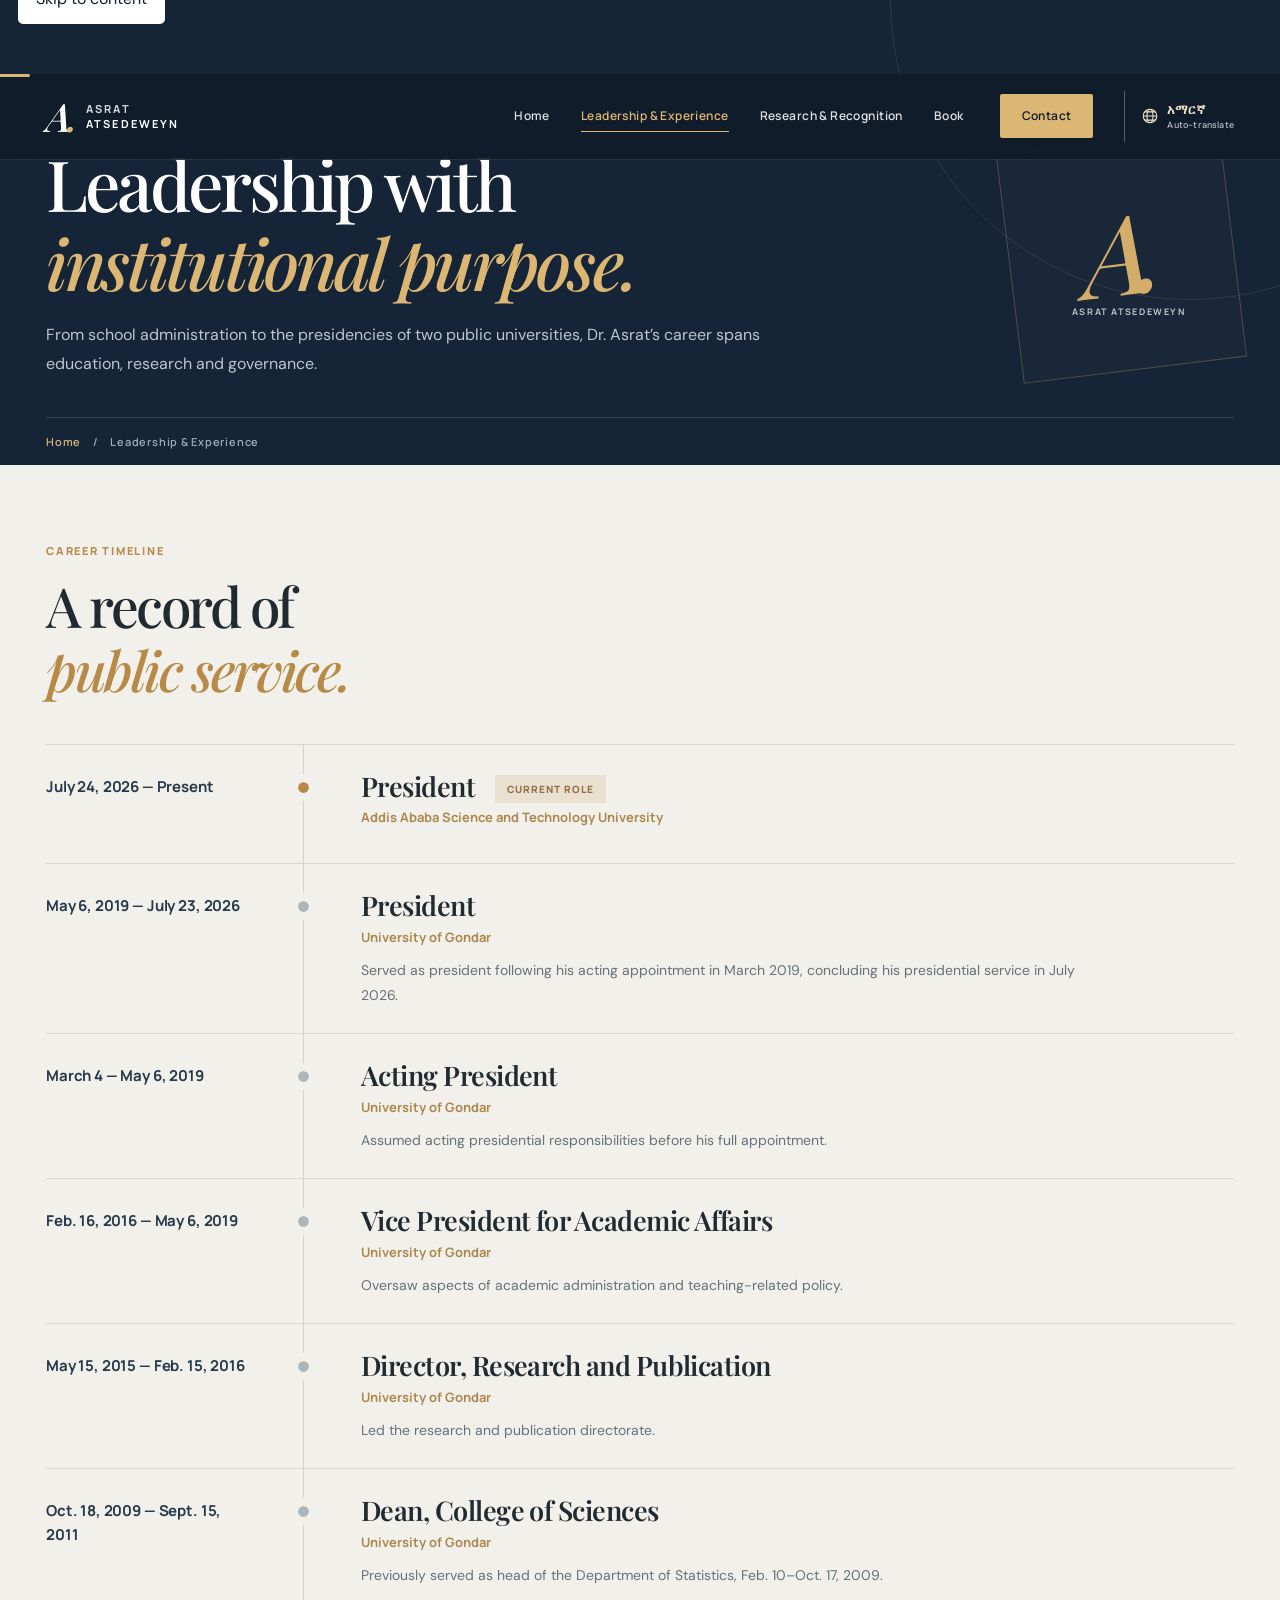
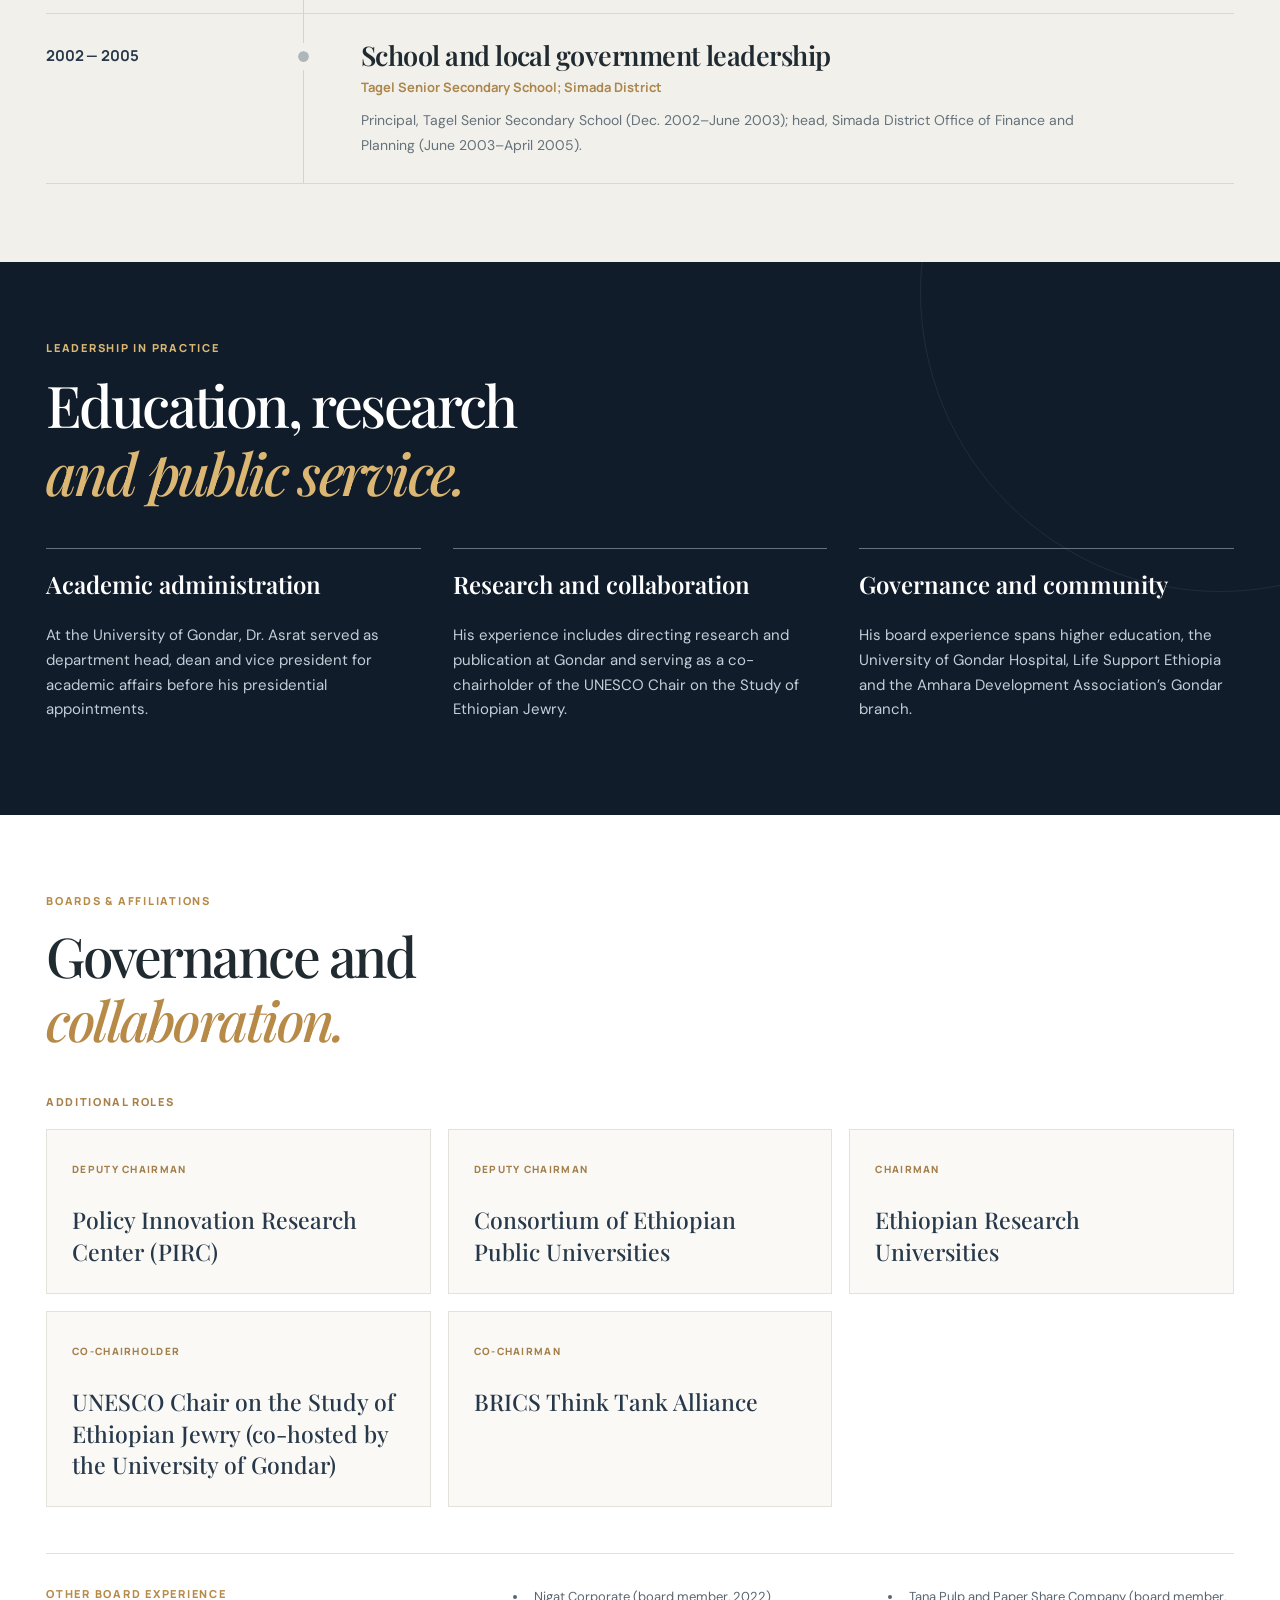
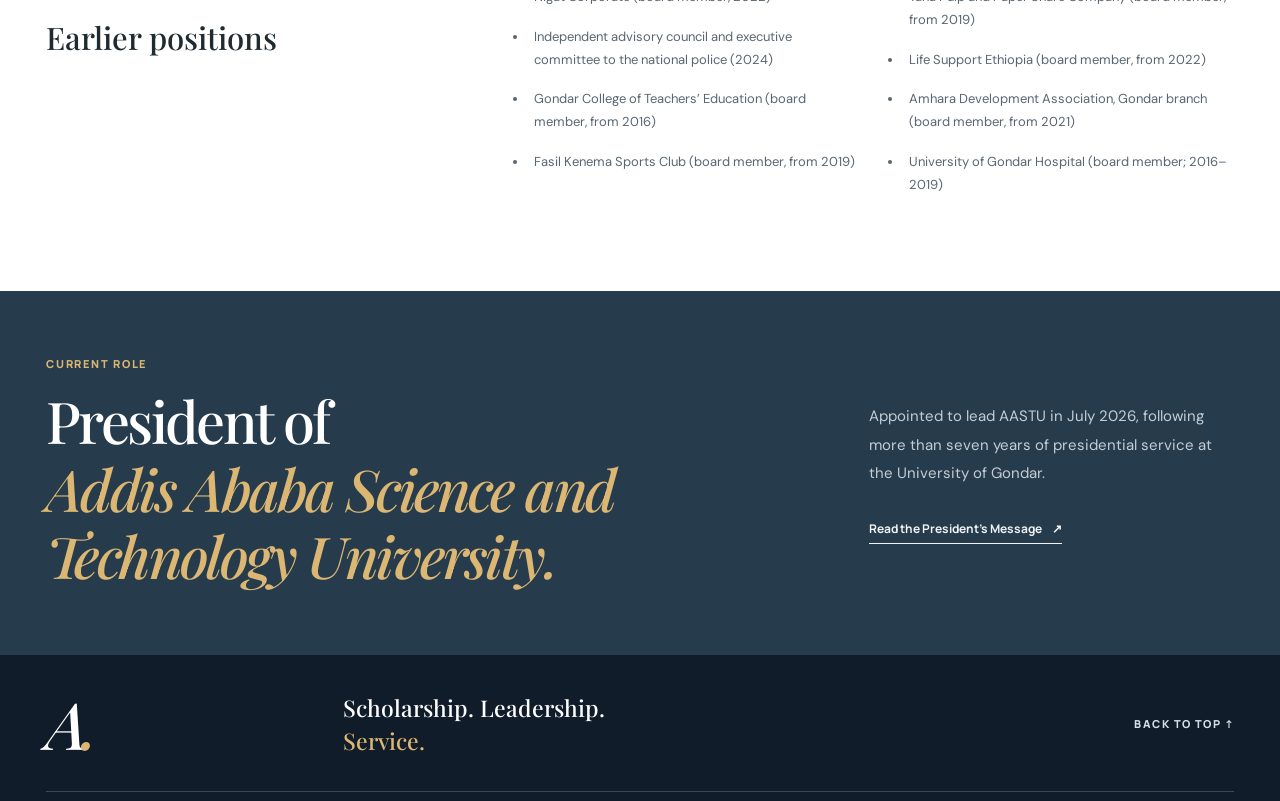
<file: resume.html>
<!doctype html><html lang="en"><head><meta charset="utf-8"><meta name="viewport" content="width=device-width, initial-scale=1"><meta http-equiv="refresh" content="0;url=leadership.html#experience"><link rel="canonical" href="https://www.asratatsedeweyn.com/leadership.html#experience"><title>Professional Experience | Dr. Asrat Atsedeweyn</title></head><body><p>Professional experience has moved to <a href="leadership.html#experience">Leadership &amp; Experience</a>.</p></body></html>
</file>
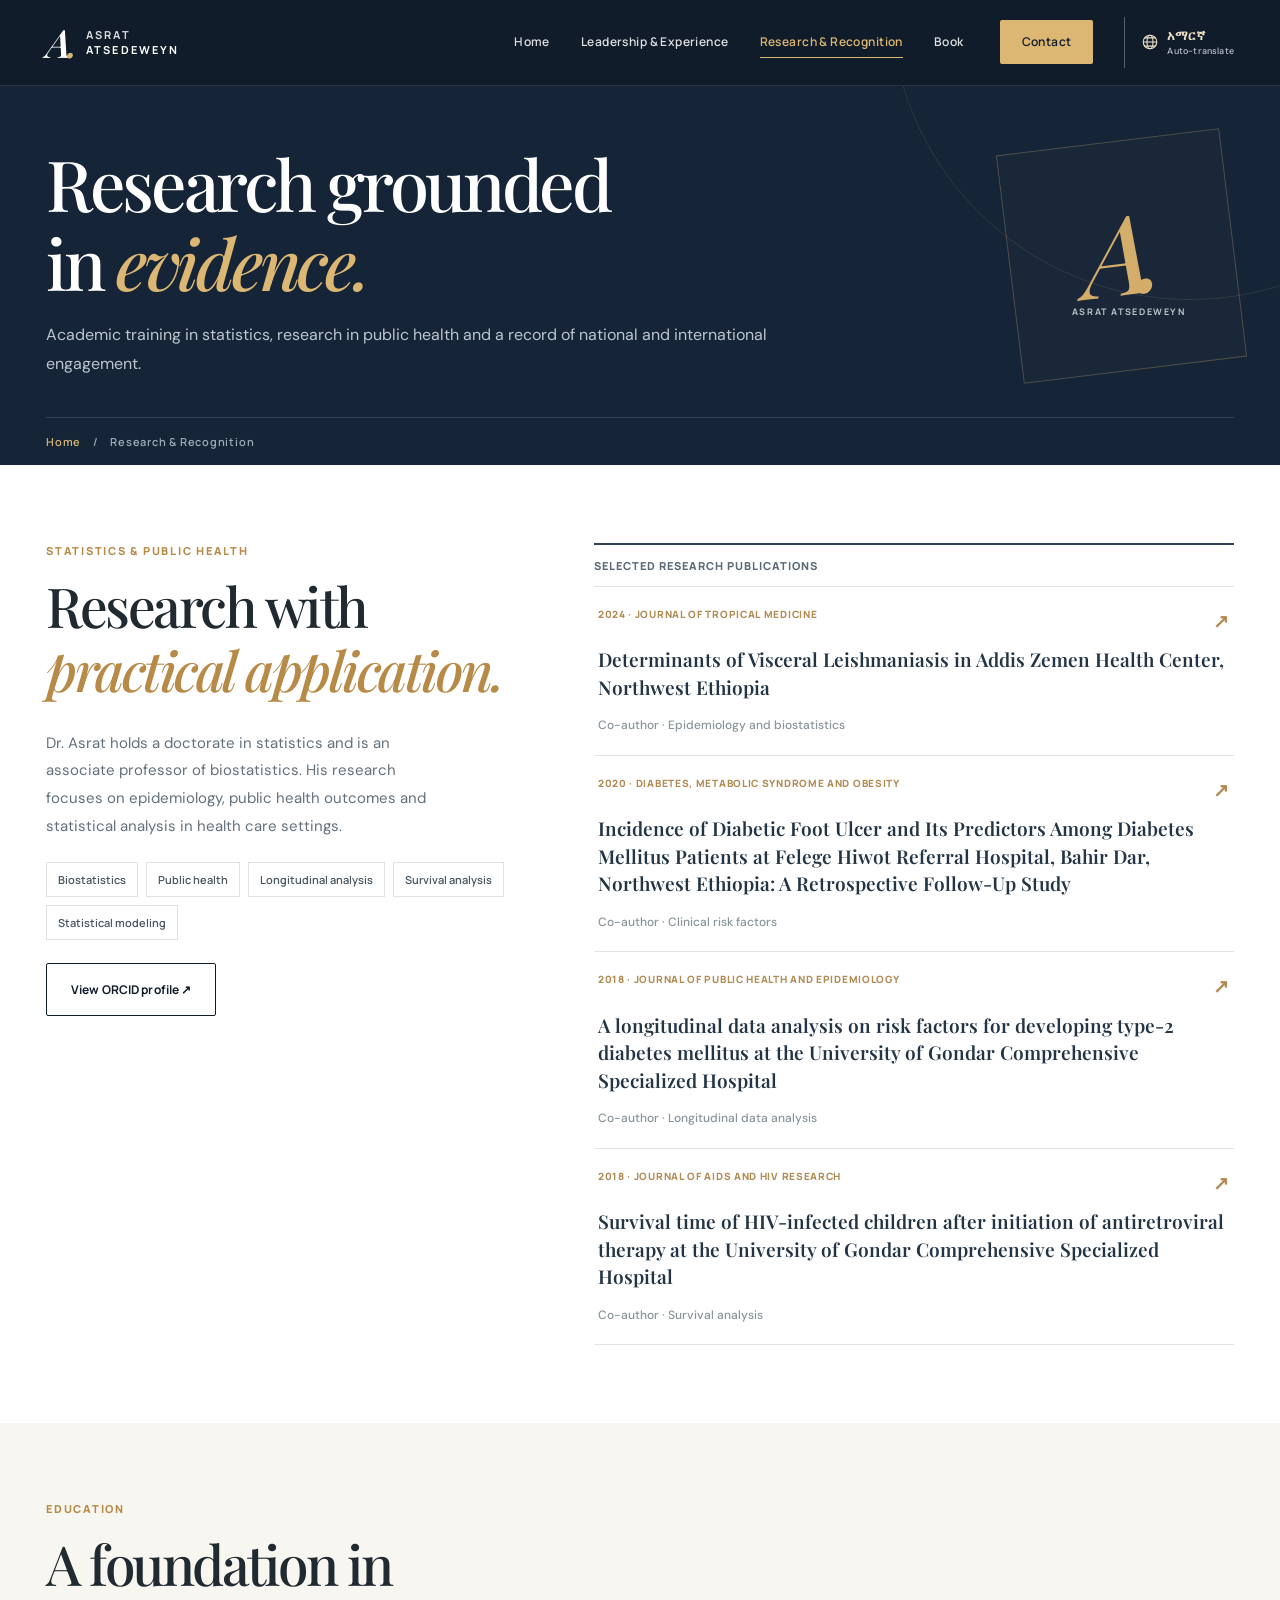
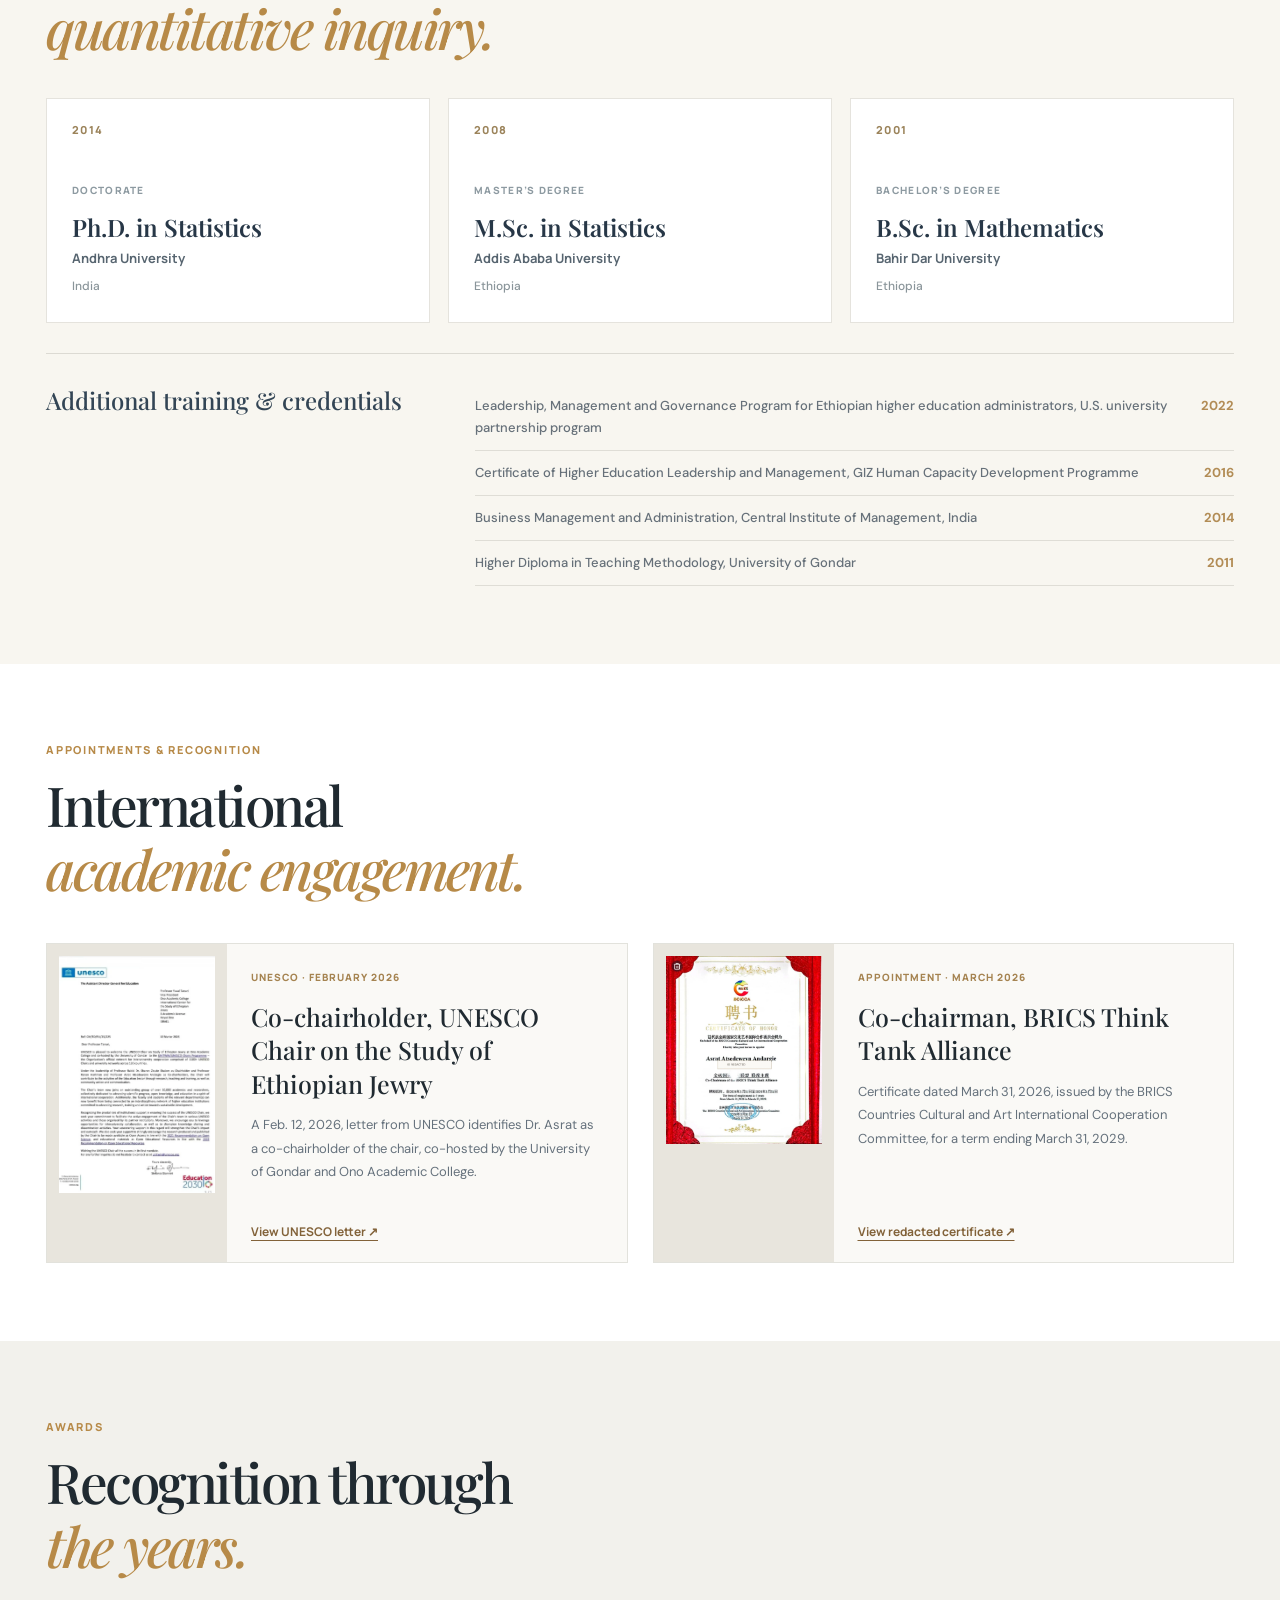
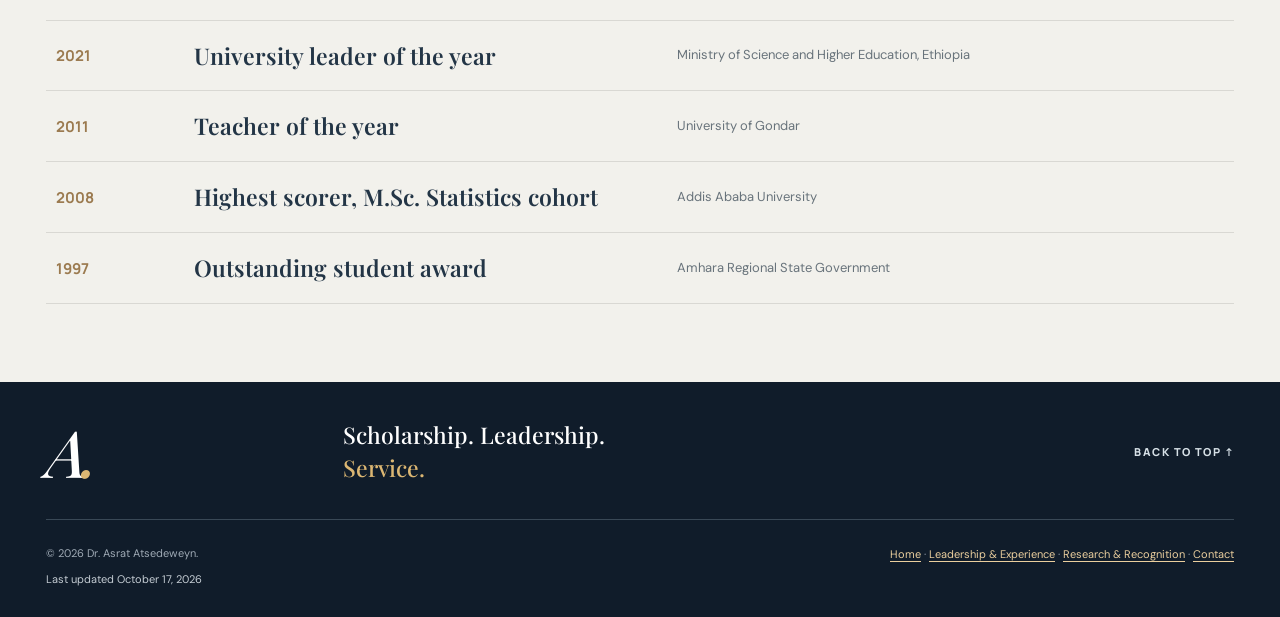
<file: scholarship.html>
<!doctype html>
<html lang="en">
<head>
  <meta charset="utf-8">
  <meta name="viewport" content="width=device-width, initial-scale=1">
  <meta name="theme-color" content="#101c2a">
  <meta name="author" content="Dr. Asrat Atsedeweyn">
  <meta name="description" content="Research publications, education, academic appointments and awards of Dr. Asrat Atsedeweyn.">
  <meta property="og:type" content="website">
  <meta property="og:title" content="Dr. Asrat Atsedeweyn | Research &amp; Recognition">
  <meta property="og:description" content="Research publications, education, academic appointments and awards of Dr. Asrat Atsedeweyn.">
  <meta property="og:image" content="https://www.asratatsedeweyn.com/assets/asrat-atsedeweyn.png">
  <meta property="og:url" content="https://www.asratatsedeweyn.com/scholarship.html">
  <link rel="canonical" href="https://www.asratatsedeweyn.com/scholarship.html">
  <title>Dr. Asrat Atsedeweyn | Research &amp; Recognition</title>
  <link rel="icon" type="image/svg+xml" href="assets/favicon.svg">
  <link rel="preconnect" href="https://fonts.googleapis.com">
  <link rel="preconnect" href="https://fonts.gstatic.com" crossorigin>
  <link href="https://fonts.googleapis.com/css2?family=DM+Sans:wght@400;500;600;700&family=Manrope:wght@400;500;600;700;800&family=Playfair+Display:wght@400;500;600;700&display=swap" rel="stylesheet">
  <link rel="stylesheet" href="styles.css">
  <script defer src="script.js"></script>
  
</head>
<body data-page="scholarship.html">
  <div id="top"></div>
  <a class="skip-link" href="#main">Skip to content</a>
  <div class="reading-progress" aria-hidden="true"></div>
  <header class="site-header">
    <div class="container header-inner">
      <a class="brand" href="index.html" aria-label="Dr. Asrat Atsedeweyn — home"><span class="brand-mark">A<span class="gold-dot">.</span></span><span class="brand-text">ASRAT <b>ATSEDEWEYN</b></span></a>
      <button class="menu-toggle" type="button" aria-controls="main-navigation" aria-expanded="false" aria-label="Open navigation"><span></span><span></span><span></span></button>
      <nav id="main-navigation" class="site-nav" aria-label="Main navigation"><a href="index.html" class="">Home</a><a href="leadership.html" class="">Leadership &amp; Experience</a><a href="scholarship.html" class="active" aria-current="page">Research &amp; Recognition</a><a href="book.html">Book</a><a href="contact.html" class="nav-contact">Contact</a><a class="language-link notranslate" href="https://translate.google.com/translate?sl=en&amp;tl=am&amp;u=https%3A%2F%2Fwww.asratatsedeweyn.com%2Fscholarship.html" target="_blank" rel="noopener noreferrer" translate="no" aria-label="Translate this page into Amharic with Google Translate (opens a new tab)" title="Automatic Amharic translation via Google Translate"><svg viewBox="0 0 24 24" width="18" height="18" fill="none" stroke="currentColor" stroke-width="1.5" aria-hidden="true"><circle cx="12" cy="12" r="9"/><ellipse cx="12" cy="12" rx="4" ry="9"/><path d="M3 12h18M5 6.5h14M5 17.5h14"/></svg><span><span lang="am">አማርኛ</span><small>Auto-translate</small></span></a></nav>
    </div>
  </header>
<main id="main">
<section class="inner-hero" aria-labelledby="page-title">
      <div class="container inner-hero-grid">
        <div>
          
          <h1 id="page-title">Research grounded<br>in <em>evidence.</em></h1>
          <p class="inner-intro">Academic training in statistics, research in public health and a record of national and international engagement.</p>
        </div>
        <div class="inner-hero-decor" aria-hidden="true"><span>A.</span><small>ASRAT ATSEDEWEYN</small></div>
      </div>
      <div class="container breadcrumb"><a href="index.html">Home</a><span aria-hidden="true"> / </span><span>Research &amp; Recognition</span></div>
    </section>
<section class="section research-section"><div class="container research-grid"><div class="research-intro" data-reveal><p class="kicker">STATISTICS &amp; PUBLIC HEALTH</p><h2>Research with<br><em>practical application.</em></h2><p>Dr. Asrat holds a doctorate in statistics and is an associate professor of biostatistics. His research focuses on epidemiology, public health outcomes and statistical analysis in health care settings.</p><div class="research-topics"><span>Biostatistics</span><span>Public health</span><span>Longitudinal analysis</span><span>Survival analysis</span><span>Statistical modeling</span></div><a href="https://orcid.org/0000-0002-0424-0840" class="button button-outline" target="_blank" rel="noopener noreferrer" >View ORCID profile ↗</a></div>
<div class="publications" data-reveal><div class="publications-header"><span>SELECTED RESEARCH PUBLICATIONS</span><span></span></div><a class="paper" href="https://doi.org/10.1155/jotm/5554577" target="_blank" rel="noopener noreferrer"><div class="paper-top"><span>2024 · JOURNAL OF TROPICAL MEDICINE</span><span aria-hidden="true">↗</span></div><h3>Determinants of Visceral Leishmaniasis in Addis Zemen Health Center, Northwest Ethiopia</h3><span class="paper-note">Co-author · Epidemiology and biostatistics</span></a><a class="paper" href="https://doi.org/10.2147/DMSO.S280152" target="_blank" rel="noopener noreferrer"><div class="paper-top"><span>2020 · DIABETES, METABOLIC SYNDROME AND OBESITY</span><span aria-hidden="true">↗</span></div><h3>Incidence of Diabetic Foot Ulcer and Its Predictors Among Diabetes Mellitus Patients at Felege Hiwot Referral Hospital, Bahir Dar, Northwest Ethiopia: A Retrospective Follow-Up Study</h3><span class="paper-note">Co-author · Clinical risk factors</span></a><a class="paper" href="https://doi.org/10.5897/JPHE2018.1007" target="_blank" rel="noopener noreferrer"><div class="paper-top"><span>2018 · JOURNAL OF PUBLIC HEALTH AND EPIDEMIOLOGY</span><span aria-hidden="true">↗</span></div><h3>A longitudinal data analysis on risk factors for developing type-2 diabetes mellitus at the University of Gondar Comprehensive Specialized Hospital</h3><span class="paper-note">Co-author · Longitudinal data analysis</span></a><a class="paper" href="https://doi.org/10.5897/JAHR2018.0459" target="_blank" rel="noopener noreferrer"><div class="paper-top"><span>2018 · JOURNAL OF AIDS AND HIV RESEARCH</span><span aria-hidden="true">↗</span></div><h3>Survival time of HIV-infected children after initiation of antiretroviral therapy at the University of Gondar Comprehensive Specialized Hospital</h3><span class="paper-note">Co-author · Survival analysis</span></a></div>
</div></section>
<section class="section education-section" id="education"><div class="container"><div class="section-heading education-heading" data-reveal><div><p class="kicker">EDUCATION</p><h2>A foundation in<br><em>quantitative inquiry.</em></h2></div></div>
<div class="degrees-grid">
<article class="degree-card" data-reveal><span class="degree-year">2014</span><div><span class="degree-type">DOCTORATE</span><h3>Ph.D. in Statistics</h3><p>Andhra University</p><span class="degree-place">India</span></div></article>
<article class="degree-card" data-reveal><span class="degree-year">2008</span><div><span class="degree-type">MASTER’S DEGREE</span><h3>M.Sc. in Statistics</h3><p>Addis Ababa University</p><span class="degree-place">Ethiopia</span></div></article>
<article class="degree-card" data-reveal><span class="degree-year">2001</span><div><span class="degree-type">BACHELOR’S DEGREE</span><h3>B.Sc. in Mathematics</h3><p>Bahir Dar University</p><span class="degree-place">Ethiopia</span></div></article></div>
<div class="additional-learning" data-reveal><h3>Additional training &amp; credentials</h3><ul><li>Leadership, Management and Governance Program for Ethiopian higher education administrators, U.S. university partnership program<span>2022</span></li><li>Certificate of Higher Education Leadership and Management, GIZ Human Capacity Development Programme<span>2016</span></li><li>Business Management and Administration, Central Institute of Management, India<span>2014</span></li><li>Higher Diploma in Teaching Methodology, University of Gondar<span>2011</span></li></ul></div>
</div></section>
<section class="section recognitions-section" id="recognition"><div class="container"><div class="section-heading" data-reveal><div><p class="kicker">APPOINTMENTS &amp; RECOGNITION</p><h2>International<br><em>academic engagement.</em></h2></div></div>
<div class="evidence-grid">
<article class="evidence-card" data-reveal><div class="evidence-photo"><img src="assets/unesco-chair-letter.webp" alt="UNESCO letter dated Feb. 12, 2026, welcoming a Chair on the Study of Ethiopian Jewry and identifying Dr. Asrat as a co-chairholder" width="711" height="1080" loading="lazy"></div><div class="evidence-body"><span class="evidence-kicker">UNESCO · FEBRUARY 2026</span><h3>Co-chairholder, UNESCO Chair on the Study of Ethiopian Jewry</h3><p>A Feb. 12, 2026, letter from UNESCO identifies Dr. Asrat as a co-chairholder of the chair, co-hosted by the University of Gondar and Ono Academic College.</p><a href="assets/unesco-chair-letter.webp" target="_blank" rel="noopener">View UNESCO letter ↗</a></div></article>
<article class="evidence-card" data-reveal><div class="evidence-photo"><img src="assets/brics-appointment-redacted.webp" alt="Certificate of appointment naming Dr. Asrat co-chairman of the BRICS Think Tank Alliance; passport number has been redacted" width="896" height="1080" loading="lazy"></div><div class="evidence-body"><span class="evidence-kicker">APPOINTMENT · MARCH 2026</span><h3>Co-chairman, BRICS Think Tank Alliance</h3><p>Certificate dated March 31, 2026, issued by the BRICS Countries Cultural and Art International Cooperation Committee, for a term ending March 31, 2029.</p><a href="assets/brics-appointment-redacted.webp" target="_blank" rel="noopener">View redacted certificate ↗</a></div></article>
</div></div></section>
<section class="section awards-section"><div class="container"><div class="section-heading" data-reveal><div><p class="kicker">AWARDS</p><h2>Recognition through<br><em>the years.</em></h2></div></div>
<div class="awards-list"><div><span>2021</span><strong>University leader of the year</strong><p>Ministry of Science and Higher Education, Ethiopia</p></div><div><span>2011</span><strong>Teacher of the year</strong><p>University of Gondar</p></div><div><span>2008</span><strong>Highest scorer, M.Sc. Statistics cohort</strong><p>Addis Ababa University</p></div><div><span>1997</span><strong>Outstanding student award</strong><p>Amhara Regional State Government</p></div></div>
</div></section>
</main>  <footer class="site-footer">
    <div class="container footer-top">
      <a href="index.html" class="footer-brand" aria-label="Return home">A<span>.</span></a>
      <p>Scholarship. Leadership.<br><span>Service.</span></p>
      <a href="#top" class="back-top">BACK TO TOP ↑</a>
    </div>
    <div class="container footer-bottom">
      <p>© 2026 Dr. Asrat Atsedeweyn.<br><span class="last-updated">Last updated <time datetime="2026-10-17">October 17, 2026</time></span></p>
      <p><a href="index.html">Home</a> · <a href="leadership.html">Leadership &amp; Experience</a> · <a href="scholarship.html">Research &amp; Recognition</a> · <a href="contact.html">Contact</a></p>
    </div>
  </footer>
</body>
</html>
</file>
<file: styles.css>
/* Dr. Asrat Atsedeweyn — professional profile website
   Modern, responsive HTML/CSS; no frameworks required. */
:root {
  --navy:#101c2a; --navy-2:#172738; --navy-3:#22364a;
  --ink:#202a31; --muted:#69737a; --cream:#f8f6f0;
  --paper:#fffefa; --sand:#eeeae1; --line:#e2e1da;
  --gold:#dcb773; --gold-2:#b78a48; --white:#fff;
  --serif:'Playfair Display',Georgia,serif;
  --sans:'DM Sans',Arial,sans-serif;
  --display:'Manrope',Arial,sans-serif;
  --content:1220px; --header-height:86px;
}
*,*::before,*::after{box-sizing:border-box}
html{scroll-behavior:smooth;scroll-padding-top:calc(var(--header-height) + 16px)}
body{margin:0;background:var(--cream);font-family:var(--sans);color:var(--ink);font-size:16px;line-height:1.65;-webkit-font-smoothing:antialiased}
body.menu-open{overflow:hidden}
::selection{background:var(--gold);color:var(--navy)}
a{color:inherit;text-decoration:none}
a:hover{text-decoration:none}
button{font:inherit}
img{max-width:100%;display:block}
h1,h2,h3,h4,p{margin-top:0}
h1,h2,h3{line-height:1.16}
p{margin-bottom:1em}
.container{width:min(var(--content),calc(100% - 92px));margin-inline:auto}
.section{padding:120px 0}
:focus-visible{outline:3px solid #d49f51;outline-offset:4px}
.skip-link{position:fixed;top:-100px;left:18px;background:#fff;color:#101c2a;padding:12px 18px;z-index:1500;border-radius:5px}
.skip-link:focus{top:15px}
.reading-progress{height:3px;position:fixed;inset:0 auto auto 0;width:100%;z-index:1100;background:var(--gold);transform:scaleX(0);transform-origin:left}
/* NAV */
.site-header{height:var(--header-height);position:fixed;z-index:1000;top:0;left:0;right:0;color:#fff;background:rgba(16,28,42,.88);border-bottom:1px solid rgba(255,255,255,.10);backdrop-filter:blur(18px);-webkit-backdrop-filter:blur(18px);transition:box-shadow .25s,background .25s}
.site-header.is-scrolled{background:rgba(16,28,42,.97);box-shadow:0 10px 35px rgba(0,0,0,.1)}
.header-inner{display:flex;align-items:center;justify-content:space-between;gap:30px;height:100%}
.brand{display:flex;align-items:center;gap:13px;white-space:nowrap}
.brand-mark{font-family:var(--serif);font-size:39px;line-height:1;color:#fff;font-style:italic;font-weight:600;letter-spacing:-.10em}
.gold-dot{color:var(--gold)}
.brand-text{font:700 11px/1.35 var(--display);letter-spacing:.19em;max-width:110px;color:#dddde1}
.brand-text b{display:block;color:#fff}
.site-nav{display:flex;align-items:center;gap:31px}
.site-nav a{font:600 12px/1 var(--display);letter-spacing:.035em;color:#dfdfdf;transition:color .2s;position:relative}
.site-nav a:not(.nav-contact)::after{content:'';position:absolute;bottom:-10px;left:0;width:100%;height:1px;background:var(--gold);transform:scaleX(0);transform-origin:left;transition:transform .2s}
.site-nav a:hover,.site-nav a.active{color:var(--gold)}
.site-nav a:hover:not(.nav-contact)::after,.site-nav a.active:not(.nav-contact)::after{transform:scaleX(1)}
.site-nav .nav-contact{background:var(--gold);color:#111e29;padding:16px 22px;border-radius:2px;margin-left:5px;white-space:nowrap}
.site-nav .nav-contact:hover{background:#ecd097;color:#111e29}
.nav-contact span{margin-left:10px}
.menu-toggle{display:none;background:none;border:0;padding:12px;cursor:pointer;z-index:30}
.menu-toggle span{display:block;width:25px;height:2px;margin:5px 0;background:#fff;transition:transform .2s,opacity .2s}
/* HERO */
.hero{position:relative;overflow:hidden;color:#fff;background:linear-gradient(118deg,#101d2b,#1d2d40 90%);min-height:800px;padding-top:var(--header-height)}
.hero::before{content:'';position:absolute;inset:0;opacity:.20;background-image:radial-gradient(circle at 10px 10px,rgba(255,255,255,.22) 1px,transparent 1.5px);background-size:32px 32px;mask-image:linear-gradient(to right,#000,transparent 60%);pointer-events:none}
.hero-ambient{position:absolute;pointer-events:none;border:1px solid rgba(235,199,143,.11);border-radius:50%}
.hero-ambient-one{width:650px;height:650px;left:-260px;bottom:-320px}
.hero-ambient-two{width:920px;height:920px;left:-390px;bottom:-455px}
.hero-grid{position:relative;display:grid;grid-template-columns:1.03fr .97fr;align-items:center;gap:62px;min-height:686px;padding-block:92px 50px}
.hero-copy{position:relative;z-index:2}
.eyebrow{display:flex;align-items:center;gap:14px;letter-spacing:.19em;font:700 10px/1.5 var(--display);color:var(--gold)}
.eyebrow-line{width:25px;height:1px;background:var(--gold)}
.eyebrow-separator{opacity:.5}
.hero-overline{color:#d0d5dd;font:500 15px var(--sans);margin-top:58px;letter-spacing:.02em}
.hero h1{font:500 clamp(57px,5.5vw,90px)/1.06 var(--serif);letter-spacing:-.055em;margin:7px 0 24px}
.hero h1 em{font-weight:500;color:var(--gold)}
.hero-position{font:600 clamp(17px,1.7vw,22px)/1.48 var(--display);margin-bottom:22px;color:#f2f3f6}
.hero-description{font:400 16px/1.85 var(--sans);max-width:510px;color:#c2cad3;margin-bottom:34px}
.hero-actions{display:flex;align-items:center;flex-wrap:wrap;gap:29px}
.button{display:inline-flex;align-items:center;justify-content:center;gap:30px;padding:17px 24px;font:700 12px var(--display);letter-spacing:.01em;border-radius:2px;transition:transform .2s,background .2s,color .2s;white-space:nowrap}
.button:hover{transform:translateY(-3px)}
.button-gold{background:var(--gold);color:#15212c}
.button-gold:hover{background:#eac88e}
.text-link{display:inline-flex;align-items:center;gap:10px;font:700 12px/1.5 var(--display);border-bottom:1px solid currentColor;padding-bottom:5px;transition:gap .2s}
.text-link:hover{gap:17px}
.light-link{color:#f0f2f4}
.dark-link{color:#344655}
.hero-micro{display:flex;gap:13px;align-items:center;color:#a9b4c2;font:600 10px var(--display);letter-spacing:.13em;margin-top:70px}
.micro-emblem{color:var(--gold);font-size:17px}
.micro-divider{height:3px;width:3px;border-radius:50%;background:#8c97a5}
.hero-visual{position:relative;margin-top:10px;height:min(560px,44vw);min-height:450px}
.photo-frame{height:100%;width:100%;max-width:510px;position:relative;overflow:hidden;background:#313c4b;border-radius:2px;box-shadow:0 34px 80px rgba(0,0,0,.27)}
.photo-frame img{width:100%;height:100%;object-fit:cover;object-position:50% 34%;transition:transform 1.2s}
.photo-frame:hover img{transform:scale(1.035)}
.photo-tint{inset:0;position:absolute;background:linear-gradient(to top,rgba(14,26,38,.35),transparent 45%);pointer-events:none}
.portrait-corner{position:absolute;width:55px;height:55px;pointer-events:none}
.portrait-corner-tl{border-left:2px solid var(--gold);border-top:2px solid var(--gold);left:-16px;top:-16px}
.portrait-corner-br{border-right:2px solid var(--gold);border-bottom:2px solid var(--gold);right:-16px;bottom:-16px}
.portrait-index{position:absolute;top:18px;right:19px;z-index:2;color:#fff;font:600 11px var(--display);letter-spacing:.12em}
.floating-label{position:absolute;z-index:3;left:-60px;bottom:32px;display:flex;align-items:center;gap:15px;background:#fff;padding:20px 28px;min-width:280px;color:var(--navy);box-shadow:0 22px 50px rgba(0,0,0,.19)}
.floating-label-icon{font:400 27px var(--sans);color:var(--gold-2)}
.floating-label strong{display:block;font:800 14px var(--display)}
.floating-label span:not(.floating-label-icon){font:500 11px var(--sans);color:#6e7880}
.hero-bottom{position:relative;display:flex;justify-content:space-between;align-items:center;height:75px;max-width:var(--content);border-top:1px solid rgba(255,255,255,.12);color:#8493a3;letter-spacing:.17em;font:600 10px var(--display)}
.hero-bottom a{display:flex;justify-content:center;align-items:center;font:25px var(--sans);color:var(--gold);border:1px solid rgba(220,183,115,.32);border-radius:50%;width:44px;height:44px;transition:background .2s}
.hero-bottom a:hover{background:rgba(220,183,115,.13)}
.marquee-line{background:#e5dfd3;padding:22px 0;overflow:hidden}
.marquee-inner{display:flex;align-items:center;justify-content:space-around;gap:24px;white-space:nowrap;text-transform:uppercase;font:700 11px var(--display);letter-spacing:.1em;color:#50606b}
.marquee-inner i{color:var(--gold-2);font-size:16px;font-style:normal}
/* ABOUT */
.about-section{background:var(--cream)}
.about-grid{display:grid;grid-template-columns:165px 1fr;gap:65px}
.section-rail{display:flex;flex-direction:column;align-items:flex-start;gap:24px}
.section-index,.kicker{font:800 11px var(--display);letter-spacing:.16em;color:var(--gold-2)}
.rail-divider{height:115px;width:1px;background:#c8c7c0;margin-left:3px}
.rail-side{writing-mode:vertical-rl;font:600 11px var(--display);letter-spacing:.15em;text-transform:uppercase;color:#90979a}
.kicker{margin-bottom:23px}
.about-main h2,.section-heading h2,.research-intro h2,.contact-heading h2{font:500 clamp(42px,4.3vw,67px)/1.16 var(--serif);letter-spacing:-.045em;margin-bottom:45px}
h2 em{font-weight:500;color:var(--gold-2)}
.about-copy-grid{display:grid;grid-template-columns:1fr 1fr;gap:60px}
.lead{font:500 clamp(20px,2.05vw,27px)/1.58 var(--serif);color:#2c3942}
.about-support p{font-size:15px;line-height:1.9;color:#5c656d}
.about-support a:not(.text-link){color:#8d6935;text-decoration:underline;text-underline-offset:3px}
.about-support .text-link{margin-top:12px}
.snapshot-section{background:#fff;border-top:1px solid var(--line);border-bottom:1px solid var(--line);padding:39px 0}
.snapshot-grid{display:grid;grid-template-columns:1.5fr repeat(3,1fr);gap:25px;align-items:center}
.snapshot-intro .tiny-label{font:800 10px var(--display);letter-spacing:.17em;color:var(--gold-2)}
.snapshot-intro p{font:500 16px/1.55 var(--serif);margin:9px 0 0;max-width:260px;color:#505c65}
.snapshot-item{border-left:1px solid #e5e1d9;padding-left:30px}
.snapshot-item strong{display:block;font:500 31px var(--serif);color:#273b4b;margin-bottom:4px}
.snapshot-item span{font:500 12px/1.6 var(--sans);color:#66717b}
/* SECTION HEADINGS */
.section-heading{display:flex;justify-content:space-between;align-items:end;gap:45px;margin-bottom:67px}
.section-heading h2{margin-bottom:0}
.section-heading>p{font-size:15px;line-height:1.85;color:#6a747b;max-width:365px;margin:0 0 9px}
/* CAREER */
.career-section{background:#f1f0eb}
.timeline{border-top:1px solid #d6d9d6}
.timeline-item{display:grid;grid-template-columns:200px 35px 1fr;gap:40px;padding:35px 0;border-bottom:1px solid #d6d9d6}
.timeline-year{font:700 18px var(--display);letter-spacing:-.035em;color:#263849;padding-top:5px}
.timeline-year span{font:700 11px var(--display);color:#8d979e;letter-spacing:.07em}
.timeline-rule{display:flex;justify-content:center;position:relative}
.timeline-rule::before{content:'';height:calc(100% + 71px);position:absolute;top:-36px;width:1px;background:#d0d4d3}
.timeline-rule span{position:relative;margin-top:12px;z-index:1;width:11px;height:11px;background:#adb7b9;outline:8px solid #f1f0eb;border-radius:50%}
.timeline-item.is-current .timeline-rule span{background:var(--gold-2)}
.timeline-content{padding-right:30px}
.timeline-content h3{font:600 27px/1.25 var(--serif);letter-spacing:-.02em;margin:0 0 5px}
.role-top{display:flex;align-items:center;gap:20px;flex-wrap:wrap}
.role-tag{font:800 10px var(--display);letter-spacing:.1em;color:#937044;background:#e9e0cf;padding:7px 12px}
.role-org{font:700 13px var(--display);color:#ad864c;margin:0 0 12px}
.timeline-content p:not(.role-org){font-size:14px;line-height:1.8;color:#65717b;max-width:725px;margin:0}
.timeline-content a{display:inline-block;color:#4d6377;border-bottom:1px solid #4d6377;font:700 12px var(--sans);margin-top:16px}
.timeline-footnote{font:500 12px/1.75 var(--sans);color:#78828b;margin:28px 0 0;max-width:800px}
/* IMPACT */
.impact-section{background:var(--navy);color:#fff;position:relative;overflow:hidden}
.impact-section::before{content:'';position:absolute;width:600px;height:600px;border:1px solid rgba(255,255,255,.07);border-radius:50%;right:-240px;top:-270px}
.impact-top{display:flex;align-items:end;justify-content:space-between;gap:45px;margin-bottom:65px;position:relative}
.kicker-light{color:var(--gold)}
.impact-top h2,.perspective-section h2{font:500 clamp(43px,4.5vw,68px)/1.17 var(--serif);letter-spacing:-.045em;margin:0}
.impact-top h2 em,.perspective-section h2 em{color:var(--gold)}
.impact-top>p{font:400 14px/1.8 var(--sans);color:#b2c0cc;max-width:315px;margin-bottom:8px}
.impact-grid{display:grid;grid-template-columns:repeat(4,1fr);gap:16px;position:relative}
.impact-card{border:1px solid #39495a;min-height:310px;padding:28px 25px 30px;display:flex;flex-direction:column;background:rgba(255,255,255,.023);transition:background .25s,transform .25s}
.impact-card:hover{transform:translateY(-4px);background:rgba(255,255,255,.055)}
.impact-number{font:800 11px var(--display);color:#8b9bac;letter-spacing:.08em}
.impact-symbol{height:65px;display:flex;align-items:center;font:32px var(--sans);color:var(--gold)}
.impact-card h3{font:600 19px/1.32 var(--serif);margin:0 0 12px}
.impact-card p{font:400 13px/1.75 var(--sans);color:#adbac8;margin:0 0 22px}
.impact-card-line{width:35px;height:2px;background:var(--gold);margin-top:auto}
.impact-source{font-size:12px;color:#94a7b7;margin-top:25px}
.impact-source a{text-decoration:underline;text-underline-offset:3px;color:#d3b579}
/* RESEARCH */
.research-section{background:#fff}
.research-grid{display:grid;grid-template-columns:.86fr 1.14fr;gap:90px}
.research-intro{position:relative}
.research-intro h2{margin-bottom:25px}
.research-intro>p:not(.kicker){color:#64717b;font-size:15px;line-height:1.85;max-width:390px}
.research-topics{display:flex;flex-wrap:wrap;gap:8px;margin:30px 0 30px}
.research-topics span{font:600 11px var(--display);border:1px solid #e4e2dc;padding:9px 11px;color:#485661}
.button-outline{border:1px solid var(--navy);background:#fff;color:var(--navy)}
.button-outline:hover{background:var(--navy);color:#fff}
.publications{border-top:2px solid #2e4253}
.publications-header{display:flex;align-items:center;justify-content:space-between;padding:18px 0;border-bottom:1px solid #e2e4e3;gap:20px;font:800 11px var(--display);letter-spacing:.09em;color:#5c6b77}
.paper{display:block;padding:27px 4px 23px;border-bottom:1px solid #e2e4e3;transition:padding .2s}
.paper:hover{padding-left:14px}
.paper-top{display:flex;justify-content:space-between;gap:10px;color:#b28c55;font:800 10px var(--display);letter-spacing:.07em;line-height:1.6}
.paper-top span:last-child{font-size:19px}
.paper h3{font:600 19px/1.45 var(--serif);margin:10px 0;color:#233444}
.paper-note{font:500 12px var(--sans);color:#88949b}
.publication-disclaimer{font:400 11px/1.65 var(--sans);color:#7a858b;padding-top:20px;margin:0}
/* EDUCATION */
.education-section{background:var(--cream)}
.education-heading{margin-bottom:50px}
.degrees-grid{display:grid;grid-template-columns:repeat(3,1fr);gap:18px}
.degree-card{min-height:280px;display:flex;flex-direction:column;justify-content:space-between;background:#fff;padding:26px 27px 30px;border:1px solid #e5e3dd;position:relative;transition:transform .2s,box-shadow .2s}
.degree-card:hover{transform:translateY(-4px);box-shadow:0 15px 25px rgba(17,35,50,.06)}
.degree-year{font:800 11px var(--display);letter-spacing:.12em;color:#9b835a}
.degree-icon{position:absolute;right:25px;top:20px;font:25px var(--sans);color:#c2a777}
.degree-type{font:800 10px var(--display);letter-spacing:.13em;color:#8d9aa1}
.degree-card h3{font:600 24px/1.25 var(--serif);margin:10px 0 7px;color:#273747}
.degree-card p{font:700 13px var(--display);color:#576570;margin:0 0 5px}
.degree-place{font:500 12px var(--sans);color:#8a959a}
.additional-learning{display:grid;grid-template-columns:1fr 2fr;gap:50px;align-items:start;padding-top:45px;margin-top:45px;border-top:1px solid #dcdad3}
.additional-learning h3{font:500 24px var(--serif);color:#334555}
.additional-learning ul{margin:0;padding:0;list-style:none}
.additional-learning li{display:flex;justify-content:space-between;gap:25px;border-bottom:1px solid #dfddd6;padding:11px 0;font:500 13px/1.7 var(--sans);color:#667079}
.additional-learning li span{white-space:nowrap;font-weight:700;color:#b28c55}
/* PERSPECTIVE */
.perspective-section{background:#263c4c;color:#fff;padding:90px 0}
.perspective-grid{display:grid;grid-template-columns:1.35fr .65fr;gap:95px;align-items:center}
.perspective-side p{font:400 15px/1.9 var(--sans);color:#c4cdd5;margin-bottom:27px}
/* CONTACT / FOOTER */
.contact-section{background:#fff}
.contact-grid{display:grid;grid-template-columns:1fr .85fr;gap:100px}
.contact-heading h2{margin-bottom:25px}
.contact-heading>p:not(.kicker){font-size:15px;line-height:1.85;color:#697782;max-width:425px}
.contact-location{margin-top:35px;color:#435564;font:700 12px var(--display);letter-spacing:.055em;display:flex;align-items:center;gap:12px}
.pulse-dot{height:8px;width:8px;border-radius:50%;background:var(--gold-2);box-shadow:0 0 0 5px #f5ead6}
.contact-options{border-top:1px solid #dce0df}
.contact-option{display:grid;grid-template-columns:44px 1fr 24px;gap:20px;align-items:center;padding:25px 0;border-bottom:1px solid #dce0df;transition:padding .2s}
.contact-option:hover{padding-left:10px}
.contact-option-icon{width:44px;height:44px;display:flex;align-items:center;justify-content:center;background:#e8eae8;color:#364b5c;border-radius:50%;font:800 17px var(--display)}
.contact-option-icon.orcid-mark{background:#edf4dc;color:#689119;font-size:15px}
.contact-option strong{display:block;font:800 14px var(--display);margin-bottom:4px}
.contact-option small{display:block;color:#879096;font:500 11px/1.5 var(--sans)}
.contact-arrow{font:21px var(--sans);color:#b68f52;justify-self:end}
.site-footer{background:var(--navy);color:#fff;padding:48px 0 30px}
.footer-top{display:grid;grid-template-columns:1fr 2fr 1fr;align-items:center;padding-bottom:52px;border-bottom:1px solid #394856}
.footer-brand{font:italic 500 65px var(--serif);letter-spacing:-.1em;line-height:1}
.footer-brand span{color:var(--gold)}
.footer-top p{font:500 23px/1.45 var(--serif);margin:0}
.footer-top p span{color:var(--gold)}
.back-top{justify-self:end;font:800 11px var(--display);letter-spacing:.13em;color:#d6e0e6}
.back-top:hover{color:var(--gold)}
.footer-bottom{display:flex;justify-content:space-between;gap:24px;padding:24px 0 5px;color:#9faab5;font-size:11px}
.footer-bottom p{margin:0}
.footer-bottom a{text-decoration:underline;text-underline-offset:3px;color:#ebcf9e}
.sources-details{color:#b3bdc5;padding-top:15px;font-size:12px}
.sources-details summary{width:max-content;cursor:pointer;color:#d7c192;list-style:none;padding:5px 0}
.sources-details summary::before{content:'＋';margin-right:12px}
.sources-details[open] summary::before{content:'−'}
.sources-content{padding:18px 0;max-width:800px;line-height:1.8}
.sources-content a{color:#e2c18c;text-decoration:underline;text-underline-offset:3px}
/* PROGRESSIVE REVEALS */
@media(prefers-reduced-motion:no-preference){[data-reveal].reveal-ready{opacity:0;transform:translateY(18px);transition:opacity .7s ease,transform .7s ease}[data-reveal].reveal-ready.is-visible{opacity:1;transform:none}}
/* RESPONSIVE */
@media(max-width:1100px){
  .container{width:min(var(--content),calc(100% - 64px))}
  .site-nav{gap:17px}
  .site-nav a{font-size:11px}
  .site-nav .nav-contact{padding:14px 17px}
  .hero-grid{gap:35px}
  .hero h1{font-size:clamp(56px,6vw,72px)}
  .floating-label{left:-30px}
  .about-grid{grid-template-columns:105px 1fr;gap:35px}
  .research-grid{gap:45px}
  .contact-grid{gap:50px}
  .impact-card{padding:22px}
}
@media(max-width:850px){
  :root{--header-height:76px}
  .container{width:min(var(--content),calc(100% - 44px))}
  .menu-toggle{display:block}
  .site-nav{display:none;position:absolute;top:var(--header-height);left:0;right:0;background:#101c2a;padding:24px 25px 28px;flex-direction:column;align-items:stretch;gap:0;box-shadow:0 20px 25px rgba(0,0,0,.25);height:auto;max-height:calc(100vh - var(--header-height));overflow:auto}
  .site-nav.is-open{display:flex}
  .site-nav a{font-size:14px;padding:18px 7px;border-bottom:1px solid #324351}
  .site-nav a:not(.nav-contact)::after{display:none}
  .site-nav .nav-contact{align-self:flex-start;margin:19px 0 0;padding:17px 24px}
  .menu-toggle.is-open span:nth-child(1){transform:translateY(7px) rotate(45deg)}
  .menu-toggle.is-open span:nth-child(2){opacity:0}
  .menu-toggle.is-open span:nth-child(3){transform:translateY(-7px) rotate(-45deg)}
  .section{padding:85px 0}
  .hero-grid{min-height:initial;grid-template-columns:1fr 1fr;gap:25px;padding:95px 0 65px}
  .hero h1{font-size:clamp(42px,6vw,62px)}
  .hero-overline{margin-top:30px}
  .hero-description{font-size:14px}
  .hero-micro{margin-top:38px}
  .hero-visual{height:470px;min-height:0;margin:0}
  .floating-label{left:-20px;min-width:0;width:260px;padding:15px}
  .hero-bottom{height:70px}
  .about-grid{grid-template-columns:1fr;gap:25px}
  .section-rail{flex-direction:row;align-items:center}
  .rail-divider{width:60px;height:1px}
  .rail-side{writing-mode:initial}
  .snapshot-grid{grid-template-columns:repeat(3,1fr)}
  .snapshot-intro{grid-column:1/-1}
  .snapshot-item:first-of-type{border:0;padding-left:0}
  .impact-grid{grid-template-columns:1fr 1fr}
  .impact-card{min-height:260px}
  .research-grid{grid-template-columns:1fr}
  .research-intro h2{margin-bottom:15px}
  .research-topics{margin:20px 0}
  .research-intro>p:not(.kicker){max-width:720px}
  .education-heading{align-items:start}
  .degrees-grid{gap:10px}
  .degree-card{padding:22px 20px}
  .degree-card h3{font-size:20px}
  .perspective-grid{gap:35px}
  .contact-grid{gap:45px}
}
@media(max-width:650px){
  :root{--header-height:70px}
  .container{width:calc(100% - 38px)}
  .section{padding:70px 0}
  .brand-mark{font-size:34px}
  .brand-text{font-size:10px}
  .hero-grid{grid-template-columns:1fr;gap:40px;padding:65px 0 55px}
  .hero h1{font-size:clamp(53px,11vw,76px);margin-bottom:18px}
  .hero-overline{margin-top:30px}
  .hero-description{max-width:450px}
  .hero-micro{margin-top:38px;font-size:9px;flex-wrap:wrap}
  .hero-visual{height:min(92vw,510px);width:calc(100% - 23px);margin-left:auto;margin-right:auto}
  .photo-frame{max-width:none}
  .floating-label{left:-22px;bottom:25px}
  .portrait-corner-br{right:-13px}
  .hero-bottom span{font-size:9px}
  .marquee-line{padding:16px 0}
  .marquee-inner{gap:15px;justify-content:flex-start;overflow:hidden;font-size:9px}
  .marquee-inner span{flex:0 0 auto}
  .about-main h2,.section-heading h2,.research-intro h2,.contact-heading h2,.impact-top h2,.perspective-section h2{font-size:clamp(39px,8vw,53px)}
  .about-main h2{margin-bottom:25px}
  .about-copy-grid{grid-template-columns:1fr;gap:15px}
  .lead{font-size:23px}
  .snapshot-grid{gap:18px}
  .snapshot-item{padding-left:14px}
  .snapshot-item strong{font-size:23px}
  .snapshot-item span{font-size:10px}
  .section-heading,.impact-top{flex-direction:column;align-items:start;gap:18px;margin-bottom:40px}
  .section-heading>p,.impact-top>p{max-width:600px}
  .timeline-item{grid-template-columns:1fr;gap:12px;padding:28px 0}
  .timeline-year{font-size:15px}
  .timeline-rule{display:none}
  .timeline-content{padding-right:0}
  .timeline-content h3{font-size:24px}
  .impact-grid{grid-template-columns:1fr}
  .impact-card{min-height:0;padding:22px}
  .impact-symbol{height:49px}
  .impact-card h3{font-size:22px}
  .degrees-grid{grid-template-columns:1fr}
  .degree-card{min-height:215px}
  .additional-learning{grid-template-columns:1fr;gap:4px;padding-top:30px;margin-top:30px}
  .additional-learning h3{font-size:22px}
  .additional-learning li{font-size:12px}
  .perspective-section{padding:70px 0}
  .perspective-grid,.contact-grid{grid-template-columns:1fr;gap:25px}
  .contact-options{margin-top:20px}
  .contact-option{gap:12px}
  .footer-top{grid-template-columns:auto 1fr;gap:25px;padding-bottom:25px}
  .footer-top p{font-size:21px}
  .back-top{grid-column:1/-1;justify-self:start}
  .footer-bottom{flex-direction:column;gap:12px}
}
@media(max-width:380px){.hero-actions{gap:17px}.hero-visual{height:360px}.floating-label{width:230px}.hero h1{font-size:47px}.eyebrow{font-size:8px;gap:8px}}
@media(prefers-reduced-motion:reduce){*,*::before,*::after{scroll-behavior:auto!important;transition:none!important;animation:none!important}}
@media print{.site-header,.hero-bottom,.marquee-line,.reading-progress,.back-top,.sources-details,.hero-ambient{display:none!important}.hero{min-height:0;padding-top:0;color:#000;background:#fff}.hero-grid{padding:20px 0;min-height:0}.hero-description,.hero-position,.hero-micro{color:#333}.hero h1{color:#111}.photo-frame{max-height:350px}.section{padding:30px 0}.container{width:94%}.impact-section,.perspective-section{background:#fff;color:#000}.impact-top>p,.impact-card p,.perspective-side p{color:#333}.impact-card{border:1px solid #bbb}.footer-bottom{color:#222}}


/* ================= MULTI-PAGE 2026 REBUILD ================= */
.site-nav .active:not(.nav-contact){color:var(--gold)}
.site-nav .nav-contact.active{background:#edcc93;color:#142130}
.site-nav .nav-contact:hover{color:var(--navy)}
.hero-overline{margin-top:43px}
.hero-grid{padding-block:80px 46px}
.hero{min-height:730px}
.hero-micro{margin-top:52px}
.hero-visual{height:min(530px,43vw)}
.pathways-section{background:#fff}
.pathways-grid{display:grid;grid-template-columns:repeat(3,1fr);gap:20px}
.pathway-card{min-height:360px;padding:32px;background:#f5f4f0;border:1px solid #e6e2db;display:flex;flex-direction:column;position:relative;transition:transform .2s,box-shadow .2s}
.pathway-card:hover{transform:translateY(-5px);box-shadow:0 15px 40px rgba(20,34,47,.09)}
.pathway-index,.subsection-label{font:800 11px var(--display);letter-spacing:.15em;color:#a88049}
.pathway-card h3{font:500 31px/1.28 var(--serif);letter-spacing:-.025em;margin:70px 0 15px}
.pathway-card p{font:400 14px/1.85 var(--sans);color:#6c7479;max-width:300px}
.pathway-arrow{color:var(--gold-2);font:26px var(--sans);margin-top:auto;align-self:flex-end}
.quiet-source-link{display:inline-block;font:500 11px/1.6 var(--sans);margin-top:19px;color:#e5ce9b;text-decoration:underline;text-underline-offset:4px}
.inner-hero{background:#152436;color:#fff;position:relative;overflow:hidden;padding-top:var(--header-height)}
.inner-hero::after{content:'';position:absolute;width:600px;height:600px;border:1px solid rgba(230,197,141,.12);border-radius:50%;right:-210px;top:-300px;pointer-events:none}
.inner-hero-grid{min-height:395px;display:grid;grid-template-columns:1.6fr .4fr;align-items:center;gap:55px;padding:75px 0 60px}
.inner-hero h1{font:500 clamp(48px,5.5vw,83px)/1.12 var(--serif);letter-spacing:-.047em;margin:12px 0 23px}
.inner-hero h1 em{color:var(--gold);font-weight:500}
.inner-intro{font:400 16px/1.85 var(--sans);color:#bdc6d0;max-width:730px;margin:0}
.inner-hero-decor{justify-self:end;width:225px;height:230px;display:flex;flex-direction:column;align-items:center;justify-content:center;border:1px solid rgba(220,183,115,.27);transform:rotate(-7deg);background:rgba(255,255,255,.017)}
.inner-hero-decor span{font:italic 500 110px/1 var(--serif);color:#d5ad6a;letter-spacing:-.17em;margin-right:19px}
.inner-hero-decor small{font:700 9px var(--display);letter-spacing:.18em;color:#bdc6ce;transform:rotate(7deg)}
.breadcrumb{font:600 11px var(--display);letter-spacing:.07em;color:#9eacba;border-top:1px solid #324153;padding:21px 0}
.breadcrumb a{color:#d4b577}.breadcrumb span{padding-left:9px}
.timeline-date{font-size:15px;line-height:1.6;letter-spacing:-.01em}
.board-section{background:#fff}
.boards-grid{display:grid;grid-template-columns:repeat(3,1fr);gap:17px;margin:25px 0 80px}
.board-card{border:1px solid #e3e2da;padding:30px;min-height:190px;background:#faf9f5;transition:background .2s}
.board-card:hover{background:#f0eee6}
.board-role{font:800 10px var(--display);letter-spacing:.13em;color:#a37f4c;text-transform:uppercase}
.board-card h3{font:500 23px/1.38 var(--serif);margin:35px 0 0;color:#26384a}
.cv-boards{display:grid;grid-template-columns:1fr 1.8fr;gap:80px;border-top:1px solid #e1dfd8;padding-top:45px}
.cv-boards h3{font:500 31px/1.3 var(--serif);max-width:350px}
.cv-boards p:not(.kicker){color:#73808a;font-size:13px;line-height:1.8}
.plain-list{margin:0;padding-left:22px;columns:2;column-gap:45px;color:#596671}
.plain-list li{font-size:13px;line-height:1.75;padding:0 0 17px 6px;break-inside:avoid}
.recognitions-section{background:#fff}
.evidence-grid{display:grid;grid-template-columns:repeat(2,1fr);gap:25px}
.evidence-card{display:grid;grid-template-columns:180px 1fr;border:1px solid #e2e2dc;background:#faf9f6;overflow:hidden;min-height:365px}
.evidence-photo{background:#e8e5dd;overflow:hidden;align-self:stretch;position:relative;min-height:365px}
.evidence-photo img{position:absolute;height:100%;width:100%;object-fit:cover;object-position:50% 20%;filter:saturate(.9)}
.evidence-body{padding:33px 29px 25px;display:flex;flex-direction:column}
.evidence-kicker{font:800 10px var(--display);letter-spacing:.1em;color:#a58350}
.evidence-body h3{font:500 25px/1.34 var(--serif);margin:22px 0 13px}
.evidence-body p{font:400 13px/1.8 var(--sans);color:#65717c}
.evidence-body a{font:700 12px var(--display);color:#826239;text-decoration:underline;text-underline-offset:4px;margin-top:auto}
.awards-section{background:#f2f1ec}
.awards-list{border-top:1px solid #d9d8d3}
.awards-list>div{display:grid;grid-template-columns:110px 1fr 1.2fr;align-items:center;gap:28px;padding:29px 10px;border-bottom:1px solid #d9d8d3}
.awards-list span{font:700 15px var(--display);color:#9b7a4f}
.awards-list strong{font:600 23px/1.3 var(--serif);color:#233546}
.awards-list p{font:400 13px/1.75 var(--sans);color:#68737b;margin:0}
.contact-main{background:#fff}
.contact-helper{margin-top:55px;max-width:425px;background:#f3f1eb;border-left:2px solid var(--gold-2);padding:23px 25px}
.contact-helper strong{font:700 14px var(--display)}
.contact-helper p{font:400 13px/1.8 var(--sans);color:#65717c;margin:11px 0 20px}
.contact-options .contact-option:first-child{border-top:none}
.connect-extras{background:#f5f4ef}
.resources-grid{display:grid;grid-template-columns:repeat(3,1fr);gap:17px}
.resources-grid a{display:flex;flex-direction:column;min-height:190px;padding:27px;border:1px solid #e2e1d9;background:#fff;transition:transform .2s}
.resources-grid a:hover{transform:translateY(-3px)}
.resources-grid span{font:800 10px var(--display);letter-spacing:.13em;color:#b28b4b}
.resources-grid strong{font:500 22px/1.35 var(--serif);margin:22px 0 19px}
.resources-grid small{font:700 11px var(--display);color:#667685;margin-top:auto}
@media(max-width:1100px){.site-nav{gap:15px}.site-nav a{font-size:10px}.boards-grid{grid-template-columns:repeat(2,1fr)}.evidence-card{grid-template-columns:130px 1fr}.evidence-body{padding:25px 20px}.evidence-body h3{font-size:22px}}
@media(max-width:850px){.inner-hero-grid{min-height:340px;grid-template-columns:1fr .25fr}.inner-hero-decor{width:115px;height:150px}.inner-hero-decor span{font-size:70px}.inner-hero-decor small{display:none}.pathways-grid,.resources-grid{grid-template-columns:1fr 1fr}.pathway-card{min-height:305px}.pathway-card h3{margin-top:35px;font-size:27px}.cv-boards{gap:35px}.plain-list{columns:1}.evidence-grid{grid-template-columns:1fr}.evidence-card{grid-template-columns:170px 1fr}}
@media(max-width:650px){.hero-visual{height:min(92vw,495px)}.hero-grid{padding:65px 0 55px}.inner-hero-grid{grid-template-columns:1fr;padding:65px 0 48px;min-height:315px}.inner-hero h1{font-size:clamp(43px,9.6vw,66px)}.inner-intro{font-size:14px}.inner-hero-decor{display:none}.breadcrumb{padding:16px 0}.pathways-grid,.resources-grid,.boards-grid{grid-template-columns:1fr}.pathway-card{min-height:260px}.pathway-card h3{margin-top:25px}.cv-boards{grid-template-columns:1fr;gap:20px}.evidence-card{grid-template-columns:120px 1fr;min-height:330px}.evidence-photo{min-height:330px}.evidence-body{padding:21px 16px}.evidence-body h3{font-size:20px;margin:16px 0 8px}.evidence-body p{font-size:12px}.awards-list>div{grid-template-columns:65px 1fr;gap:5px 15px;padding:22px 4px}.awards-list strong{font-size:19px}.awards-list p{grid-column:2;font-size:12px}.additional-learning li{flex-wrap:wrap;gap:4px}.resources-grid a{min-height:145px}.contact-helper{margin-top:32px}}
@media(max-width:380px){.evidence-card{grid-template-columns:1fr}.evidence-photo{height:170px;min-height:170px}.evidence-photo img{object-position:50% 34%}}
@media print{.inner-hero{background:#fff;color:#111;padding-top:0}.inner-hero h1{font-size:44px}.inner-hero h1 em{color:#333}.inner-intro,.breadcrumb{color:#333}.inner-hero-decor{display:none}.inner-hero-grid{min-height:0;padding:20px 0}.site-footer{background:#fff;color:#111}.evidence-photo{display:none}.evidence-card{display:block;min-height:0}.board-card,.pathway-card{min-height:0}.board-card,.evidence-card,.degree-card,.paper{break-inside:avoid}}

/* ==========================================================
   COMPACT SPACING UPDATE — October 2026
   Paste this entire block at the very END of styles.css.
   Reduces extra vertical whitespace while keeping the design.
   Affects Home, Leadership, Research, and Contact pages.
   ========================================================== */

/* Shared sections and headings */
.section { padding: 78px 0; }                   /* was 120px */
.section-heading { margin-bottom: 42px; }       /* was 67px */
.kicker { margin-bottom: 16px; }                /* was 23px */
.about-main h2,
.research-intro h2,
.contact-heading h2 { margin-bottom: 28px; }

/* Homepage hero and biography */
.hero { min-height: 680px; }
.hero-grid { min-height: 590px; padding-block: 62px 38px; }
.hero-overline { margin-top: 26px; }
.hero-visual { height: min(500px, 43vw); }
.hero-bottom { height: 60px; }
.about-grid { gap: 45px; }
.about-copy-grid { gap: 40px; }
.snapshot-section { padding: 28px 0; }

/* Homepage links to the other pages */
.pathway-card { min-height: 290px; padding: 26px; }
.pathway-card h3 { margin-top: 42px; }

/* Page title banners */
.inner-hero-grid { min-height: 310px; padding: 48px 0 38px; }
.inner-hero h1 { margin: 10px 0 18px; }
.breadcrumb { padding: 16px 0; }

/* Experience and leadership */
.timeline-item { padding: 25px 0; }
.timeline-rule::before { height: calc(100% + 51px); top: -26px; }
.impact-top { margin-bottom: 42px; }
.impact-card { min-height: 255px; padding: 23px; }
.impact-symbol { height: 54px; }
.boards-grid { margin: 20px 0 46px; }
.board-card { min-height: 155px; padding: 25px; }
.board-card h3 { margin-top: 23px; }
.cv-boards { padding-top: 32px; gap: 55px; }

/* Research, education, appointments, and awards */
.research-grid { gap: 65px; }
.research-topics { margin: 21px 0 23px; }
.publications-header { padding: 13px 0; }
.paper { padding: 19px 4px 17px; }
.education-heading { margin-bottom: 38px; }
.degree-card { min-height: 225px; padding: 23px 25px; }
.additional-learning { margin-top: 30px; padding-top: 30px; }
.evidence-card, .evidence-photo { min-height: 320px; }
.evidence-body { padding: 26px 24px 22px; }
.evidence-body h3 { margin-top: 16px; }
.awards-list > div { padding: 20px 10px; }

/* Contact and common footer */
.contact-grid { gap: 70px; }
.contact-option { padding: 18px 0; }
.contact-helper { margin-top: 35px; }
.contact-location { margin-top: 24px; }
.perspective-section { padding: 65px 0; }
.perspective-grid { gap: 65px; }
.site-footer { padding: 36px 0 24px; }
.footer-top { padding-bottom: 34px; }

/* Tablet layout */
@media (max-width: 850px) {
  .section { padding: 63px 0; }
  .section-heading, .impact-top { margin-bottom: 34px; }
  .hero { min-height: 0; }
  .hero-grid { min-height: 0; padding: 57px 0 38px; }
  .hero-visual { height: 440px; }
  .inner-hero-grid { min-height: 270px; padding: 40px 0 32px; }
  .research-grid { gap: 35px; }
  .contact-grid { gap: 35px; }
  .pathway-card { min-height: 270px; }
  .pathway-card h3 { margin-top: 30px; }
  .impact-card { min-height: 235px; }
  .board-card { min-height: 145px; }
  .perspective-grid { gap: 28px; }
}

/* Phone layout */
@media (max-width: 650px) {
  .section { padding: 48px 0; }               /* was 70px */
  .section-heading, .impact-top { margin-bottom: 27px; }
  .kicker { margin-bottom: 13px; }
  .about-main h2 { margin-bottom: 20px; }
  .about-grid { gap: 18px; }
  .about-copy-grid { gap: 13px; }
  .hero-grid { padding: 44px 0 32px; gap: 30px; }
  .hero-overline { margin-top: 19px; }
  .hero-visual { height: min(88vw, 470px); }
  .hero-bottom { height: 54px; }
  .snapshot-section { padding: 23px 0; }
  .inner-hero-grid { min-height: 0; padding: 45px 0 34px; }
  .inner-hero h1 { margin-bottom: 14px; }
  .breadcrumb { padding: 13px 0; }
  .pathway-card { min-height: 225px; padding: 22px; }
  .pathway-card h3 { margin-top: 23px; }
  .timeline-item { padding: 19px 0; }
  .impact-card { min-height: 0; padding: 19px; }
  .board-card { min-height: 130px; padding: 22px; }
  .board-card h3 { margin-top: 17px; }
  .cv-boards { gap: 18px; }
  .degree-card { min-height: 190px; }
  .additional-learning { margin-top: 24px; padding-top: 24px; }
  .evidence-card, .evidence-photo { min-height: 280px; }
  .evidence-body { padding: 20px 16px; }
  .contact-grid { gap: 23px; }
  .contact-option { padding: 16px 0; }
  .contact-helper { margin-top: 25px; }
  .perspective-section { padding: 49px 0; }
  .site-footer { padding: 30px 0 20px; }
  .footer-top { padding-bottom: 24px; }
}

/* Preserve compact, ink-friendly print spacing */
@media print {
  .section { padding: 30px 0; }
  .hero { min-height: 0; }
  .hero-grid { min-height: 0; padding: 20px 0; }
  .inner-hero-grid { min-height: 0; padding: 20px 0; }
}


/* Review polish — October 16, 2026 */
.last-updated{display:inline-block;margin-top:8px;color:#c4ccd3}
.footer-bottom>p:last-child{max-width:650px;line-height:1.9}
.site-nav a{white-space:nowrap}
.contact-option-icon svg{width:23px;height:23px}
.degree-card:hover{transform:none;box-shadow:none}
.leadership-practice{display:grid;grid-template-columns:repeat(3,minmax(0,1fr));gap:32px}
.leadership-practice>div{border-top:1px solid #647283;padding-top:20px}
.leadership-practice h3{font:600 24px/1.25 var(--serif);color:#fff}
.leadership-practice p{font-size:15px;color:#c4ced8}
.institutional-status{font-size:13px;color:#c4ced8;margin:20px 0 0}
.evidence-photo{display:flex;align-items:flex-start;justify-content:center;padding:12px;min-height:0}
.evidence-photo img{position:static;width:100%;height:auto;object-fit:contain;filter:none}
.not-found{padding-top:var(--header-height);min-height:65vh;background:var(--navy);color:#fff}
.not-found .container{padding-block:70px}
.not-found h1{font:500 clamp(42px,6vw,78px)/1.1 var(--serif)}
.not-found p{max-width:560px;color:#c4ced8}
@media(max-width:1000px){
 .brand-text{letter-spacing:.1em;font-size:10px}
 .header-inner{gap:16px}.site-nav{gap:12px}.site-nav a{font-size:10px}
}
@media(max-width:850px){
 .site-nav a{font-size:14px}
 .leadership-practice{grid-template-columns:1fr;gap:14px}
 html:not(.js-enabled) .site-header{position:relative;height:auto}
 html:not(.js-enabled) .header-inner{flex-wrap:wrap;padding-block:15px}
 html:not(.js-enabled) .site-nav{display:flex;position:static;max-height:none;box-shadow:none;width:100%;padding:0}
 html:not(.js-enabled) .menu-toggle{display:none}
 html:not(.js-enabled) .hero,html:not(.js-enabled) .inner-hero{padding-top:0}
}
@media(max-width:650px){
 .evidence-card{grid-template-columns:1fr;min-height:0}
 .evidence-photo{min-height:0;height:auto;padding:20px}
 .evidence-photo img{max-height:420px;width:auto;max-width:100%}
 .contact-heading,.contact-options,.perspective-grid>div{min-width:0}
 .inner-hero h1,.perspective-section h2{overflow-wrap:break-word}
}
@media print{[data-reveal].reveal-ready{opacity:1;transform:none}.last-updated{color:#333}}

/* Content remains visible during fast scrolling and fragment navigation. */
[data-reveal].reveal-ready{opacity:1!important;transform:none!important}

/* Homepage introduction and language navigation — October 17, 2026 */
.about-main,.about-copy-grid>*{min-width:0}
.about-grid{grid-template-columns:140px minmax(0,1fr);gap:48px}
.about-heading{padding-bottom:28px;border-bottom:1px solid var(--line);margin-bottom:32px}
.about-heading h2{font-size:clamp(36px,4vw,60px);line-height:1.2;max-width:100%;margin:0}
.about-heading h2 span,.about-heading h2 em{display:block;overflow-wrap:normal}
.about-copy-grid{grid-template-columns:minmax(0,1fr) minmax(0,1fr);gap:48px;align-items:start}
.about-copy-grid .lead{margin:0;font-size:clamp(22px,2vw,27px)}
.about-support{padding-left:28px;border-left:1px solid var(--line)}
.site-nav .language-link{display:flex;align-items:center;gap:8px;padding:10px 0 10px 16px;border-left:1px solid #57616d;color:#f1e4c9;font-size:13px;line-height:1.35;letter-spacing:0;min-height:44px}
.site-nav .language-link::after{display:none}
.language-link>span{display:flex;flex-direction:column;gap:2px}
.language-link small{font:500 9px/1.3 var(--sans);color:#bdc6d0;letter-spacing:.02em}
.language-link svg{flex-shrink:0}
.contact-helper .contact-note{margin-bottom:0}
@media(min-width:851px) and (max-width:1100px){
 .menu-toggle{display:block}
 .site-nav{display:none;position:absolute;top:var(--header-height);left:0;right:0;background:#101c2a;padding:24px 25px 28px;flex-direction:column;align-items:stretch;gap:0;box-shadow:0 20px 25px rgba(0,0,0,.25);max-height:calc(100vh - var(--header-height));overflow:auto}
 .site-nav.is-open{display:flex}
 .site-nav a{font-size:14px;padding:18px 7px;border-bottom:1px solid #324351}
 .site-nav a:not(.nav-contact)::after{display:none}
 .site-nav .nav-contact{align-self:flex-start;margin:19px 0 0;padding:17px 24px}
 .menu-toggle.is-open span:nth-child(1){transform:translateY(7px) rotate(45deg)}
 .menu-toggle.is-open span:nth-child(2){opacity:0}
 .menu-toggle.is-open span:nth-child(3){transform:translateY(-7px) rotate(-45deg)}
}
@media(max-width:1100px){
 .site-nav .language-link{align-self:flex-start;border-left:0;border-bottom:0;padding:16px 7px 0;margin-top:8px}
 html:not(.js-enabled) .site-header{position:relative;height:auto}
 html:not(.js-enabled) .header-inner{flex-wrap:wrap;padding-block:15px}
 html:not(.js-enabled) .site-nav{display:flex;position:static;max-height:none;box-shadow:none;width:100%;padding:0}
 html:not(.js-enabled) .menu-toggle{display:none}
 html:not(.js-enabled) .hero,html:not(.js-enabled) .inner-hero{padding-top:0}
}
@media(max-width:850px){.about-grid{grid-template-columns:1fr;gap:24px}}
@media(max-width:650px){
 .about-heading{padding-bottom:24px;margin-bottom:24px}
 .about-heading h2{font-size:clamp(34px,8.4vw,48px)}
 .about-copy-grid{grid-template-columns:1fr;gap:24px}
 .about-support{padding-left:0;border-left:0}
}
</file>
<file: book.css>
.book-page{overflow:hidden}.book-hero{padding-top:var(--header-height);background:radial-gradient(ellipse at 78% 42%,#294843 0,transparent 48%),#101c2a;color:#fff}.book-grid{min-height:760px;display:grid;grid-template-columns:1fr 1fr;gap:64px;align-items:center;padding-block:80px}.book-eyebrow{font:700 10px/1.6 var(--display);letter-spacing:.2em;color:var(--gold);margin-bottom:28px}.book-intro h1{font:500 clamp(56px,6.2vw,92px)/1.05 var(--serif);letter-spacing:-.05em;margin-bottom:28px}.book-intro h1 em{color:var(--gold);font-weight:400}.book-summary{max-width:430px;color:#cad2d4;font-size:17px;line-height:1.8}.book-actions{display:flex;align-items:center;gap:26px;flex-wrap:wrap;margin-top:32px}.book-actions button,.book-order-card button,.book-dialog button{cursor:pointer;border:0}.book-discover{font-size:12px;border-bottom:1px solid #73827f;padding:10px 0}.book-discover span{margin-left:12px}.book-status{font-size:11px;letter-spacing:.04em;color:#a9b8b6;margin-top:22px}.book-status span{display:inline-block;background:var(--gold);width:5px;height:5px;border-radius:50%;margin-right:8px}.book-stage{position:relative;perspective:1400px;display:flex;align-items:center;flex-direction:column;padding:25px 0}.book-halo{position:absolute;width:115%;height:85%;top:0;border-radius:50%;background:radial-gradient(ellipse,#a8d2bb24,transparent 65%);filter:blur(20px)}.book-object{position:relative;width:min(340px,85%);aspect-ratio:904/1306;transform-style:preserve-3d;transform:rotateY(-13deg) rotateZ(-2deg);animation:book-arrive 1.8s cubic-bezier(.16,1,.3,1) both}.book-front{position:absolute;inset:0;transform:translateZ(15px);border-radius:2px 5px 5px 2px;overflow:hidden;box-shadow:0 36px 58px #0008;animation:cover-open 2.6s cubic-bezier(.2,.7,.2,1) both;transform-origin:left center}.book-front::after{content:'';position:absolute;inset:0;background:linear-gradient(90deg,#0005,transparent 3%,#fff5 4%,transparent 6%,transparent 95%,#0002);pointer-events:none}.book-cover-image{height:100%;width:100%;background-image:url('assets/book-cover.jpeg');background-size:212.39% 100%;background-position:right center}.book-pages{position:absolute;inset:4px -14px 4px 4px;background:repeating-linear-gradient(90deg,#d9d3bc 0px,#f4f0e3 1px,#f4f0e3 3px);transform:translateZ(0);border-radius:0 5px 5px 0;box-shadow:10px 18px 40px #0005}.cover-caption{font:600 9px var(--display);letter-spacing:.23em;color:#aabeb8;margin-top:44px}.book-hero-foot{display:flex;align-items:center;justify-content:space-between;border-top:1px solid #ffffff20;padding-block:24px;font:600 9px var(--display);letter-spacing:.14em;color:#a9b8b6}.book-hero-foot a{font-size:24px;color:var(--gold)}.book-about{padding:120px 0;background:var(--cream)}.book-about-grid{display:grid;grid-template-columns:1.2fr .8fr;gap:100px;align-items:center}.book-about .book-eyebrow{color:#8b672e}.book-about h2{font:500 clamp(38px,4vw,56px)/1.15 var(--serif);letter-spacing:-.035em;margin-bottom:30px}.book-about h2 em{font-weight:400;color:#79613b}.book-about p:not(.book-eyebrow){max-width:550px;color:#626d72}.book-about .book-about-lead{font-size:20px;color:var(--ink)!important}.book-details{border-top:1px solid var(--line);margin:35px 0 0}.book-details div{display:flex;gap:25px;padding:15px 0;border-bottom:1px solid var(--line)}.book-details dt{font:700 9px/1.8 var(--display);letter-spacing:.13em;width:90px;flex-shrink:0}.book-details dd{margin:0;font-size:13px}.book-order-card{padding:42px;background:#ede9df;border:1px solid #ded8ca;border-top:3px solid #b99b60}.book-card-index{font:700 9px var(--display);letter-spacing:.18em;color:#74654d}.book-order-card h3{font:500 37px/1.18 var(--serif);letter-spacing:-.035em;margin:34px 0 22px}.book-order-card p{font-size:14px}.book-dark-button{background:var(--navy);color:#fff;margin-top:18px}.book-dark-button:hover{background:#29433f}.book-order-card small{display:block;font-size:11px;color:#69737a;margin-top:16px}.book-dialog{border:1px solid #d8d4c8;border-radius:10px;padding:46px;width:min(490px,calc(100% - 32px));color:var(--ink);background:var(--cream);box-shadow:0 32px 100px #0004}.book-dialog::backdrop{background:#07131dd4;backdrop-filter:blur(8px)}.book-dialog-x{position:absolute;right:16px;top:10px;background:transparent;font-size:28px;color:#59635f}.book-dialog-mark{display:grid;place-items:center;width:44px;height:44px;background:#e6dfce;border-radius:50%;margin-bottom:26px;font-size:24px}.book-dialog .book-eyebrow{color:#856638;font-size:9px;margin-bottom:18px}.book-dialog h2{font:500 38px/1.15 var(--serif);letter-spacing:-.03em}.book-dialog p{font-size:15px;color:#64716d}.book-dialog .book-dark-button{width:100%}body:has(.book-dialog[open]){overflow:hidden}@keyframes book-arrive{from{opacity:0;transform:translateY(70px) rotateY(-35deg) rotateZ(3deg) scale(.88)}to{opacity:1;transform:rotateY(-13deg) rotateZ(-2deg)}}@keyframes cover-open{0%,20%{transform:translateZ(15px) rotateY(-24deg)}100%{transform:translateZ(15px) rotateY(0)}}@media(max-width:850px){.book-grid{gap:35px;padding-block:55px;grid-template-columns:1fr 1fr;min-height:650px}.book-intro h1{font-size:56px}.book-about-grid{gap:40px}.book-order-card{padding:28px}.book-about{padding:80px 0}}@media(max-width:600px){.book-grid{grid-template-columns:1fr;padding-block:48px 25px;gap:30px}.book-intro h1{font-size:58px}.book-summary{font-size:15px}.book-stage{padding-top:12px}.book-object{width:250px}.book-about-grid{grid-template-columns:1fr;gap:40px}.book-about{padding:65px 0}.book-hero-foot{font-size:8px;letter-spacing:.08em;gap:16px}.book-dialog{padding:34px 26px}.book-about h2{font-size:39px}}@media(prefers-reduced-motion:reduce){.book-object,.book-front{animation:none}.book-page *{scroll-behavior:auto;transition:none}html{scroll-behavior:auto}}
</file>
